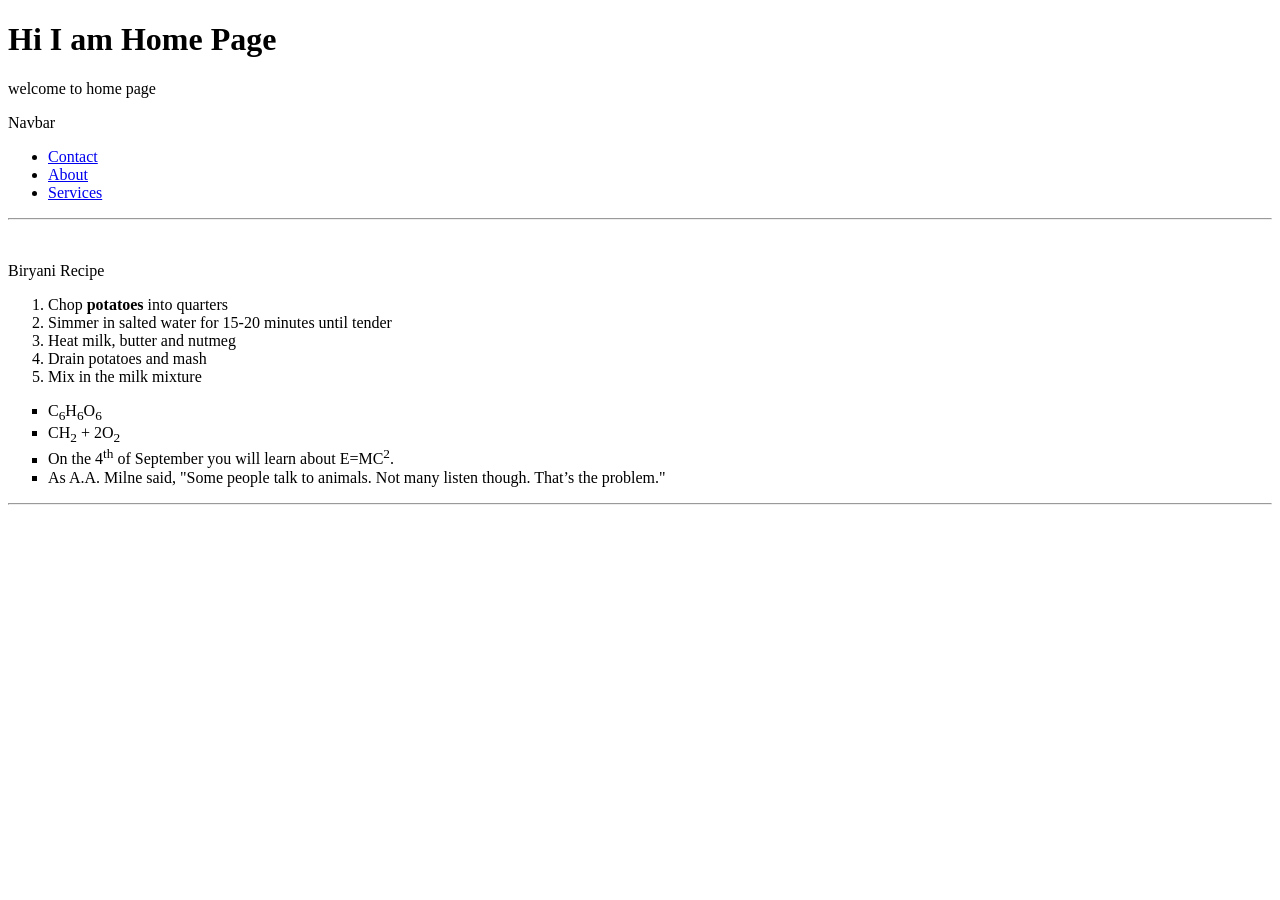
<file: assignment-01/index.html>
<!DOCTYPE html>
<html lang="en">
<head>
    <meta charset="UTF-8">
    <meta name="viewport" content="width=device-width, initial-scale=1.0">
    <title>Home</title>
</head>
<body>
    <h1>Hi I am Home Page</h1>
    <p>welcome to home page</p>
    <p>Navbar</p>
    <nav>
        <ul>
            <li><a href="contact.html">Contact</a></li>
            <li><a href="#">About</a></li>
            <li><a href="services.html">Services</a></li>
        </ul>
    </nav>
    <hr>
    <br>

    <div>
        <p>Biryani Recipe</p>
        <ol>
            <li>Chop <strong>potatoes</strong> into quarters</li>
            <li>Simmer in salted water for 15-20 minutes until tender</li>
            <li>Heat milk, butter and nutmeg</li>
            <li>Drain potatoes and mash</li>
            <li>Mix in the milk mixture</li>
        </ol>

        <ul type="square">
            <li>C<sub>6</sub>H<sub>6</sub>O<sub>6</sub></li>
            <li>CH<sub>2</sub> + 2O<sub>2</sub></li>
            <li>On the 4<sup>th</sup> of September you will learn about E=MC<sup>2</sup>.</li>
            <li>As A.A. Milne said, "Some people talk to animals. Not many listen though. That’s the problem."</li>
        </ul>
        <hr>

    </div>


</body>
</html>
</file>
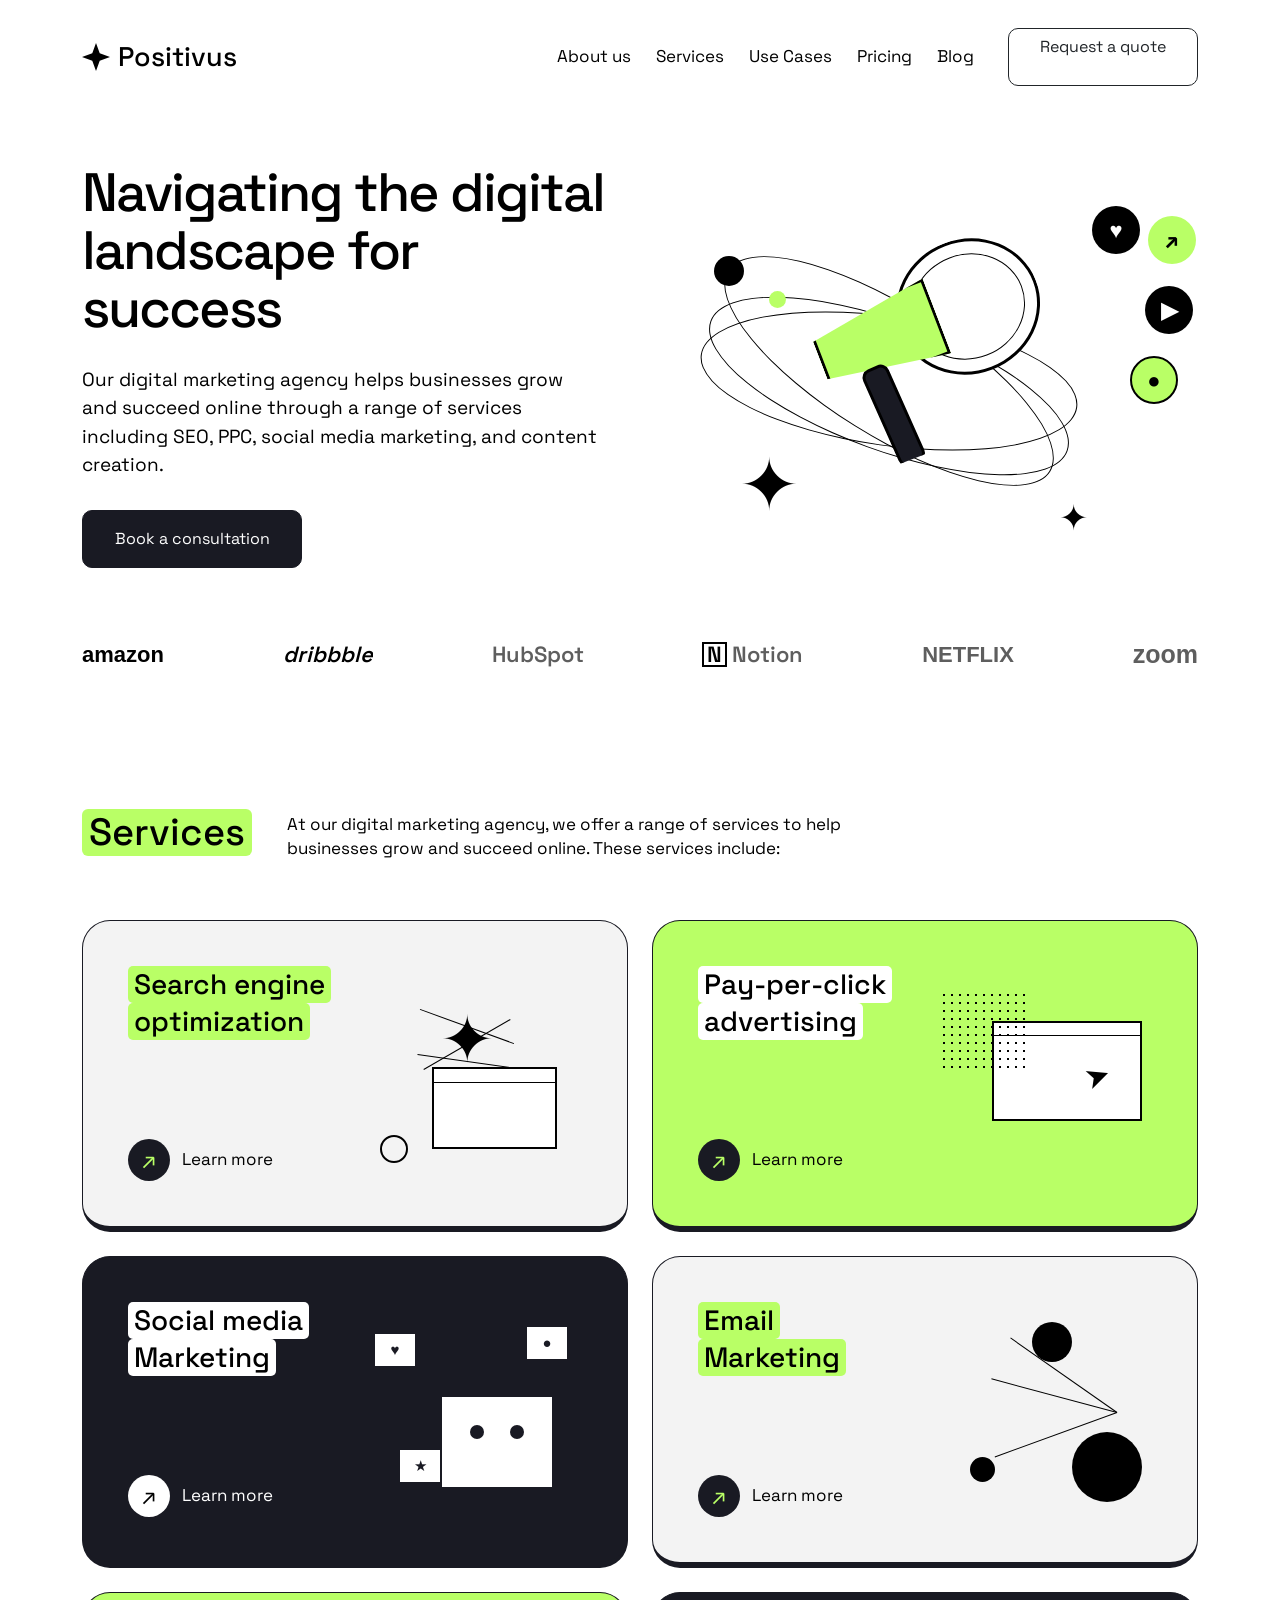
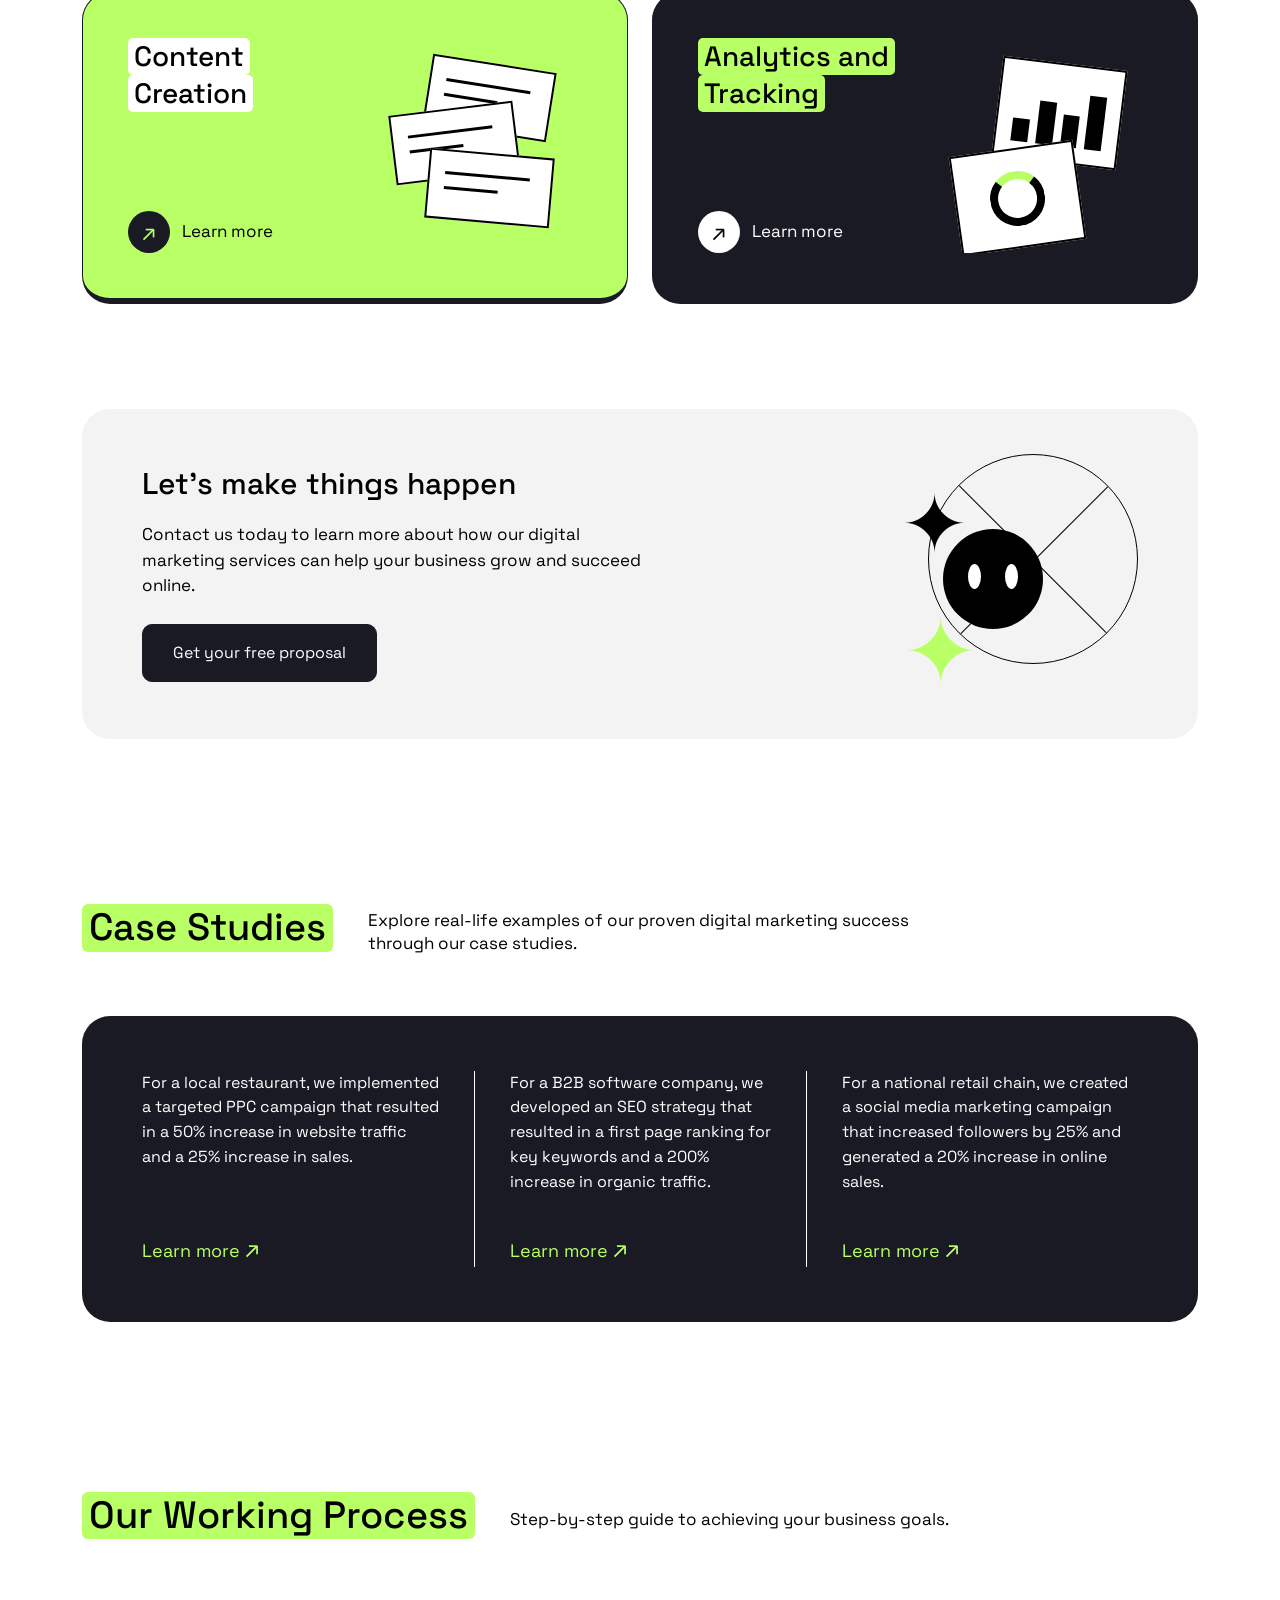
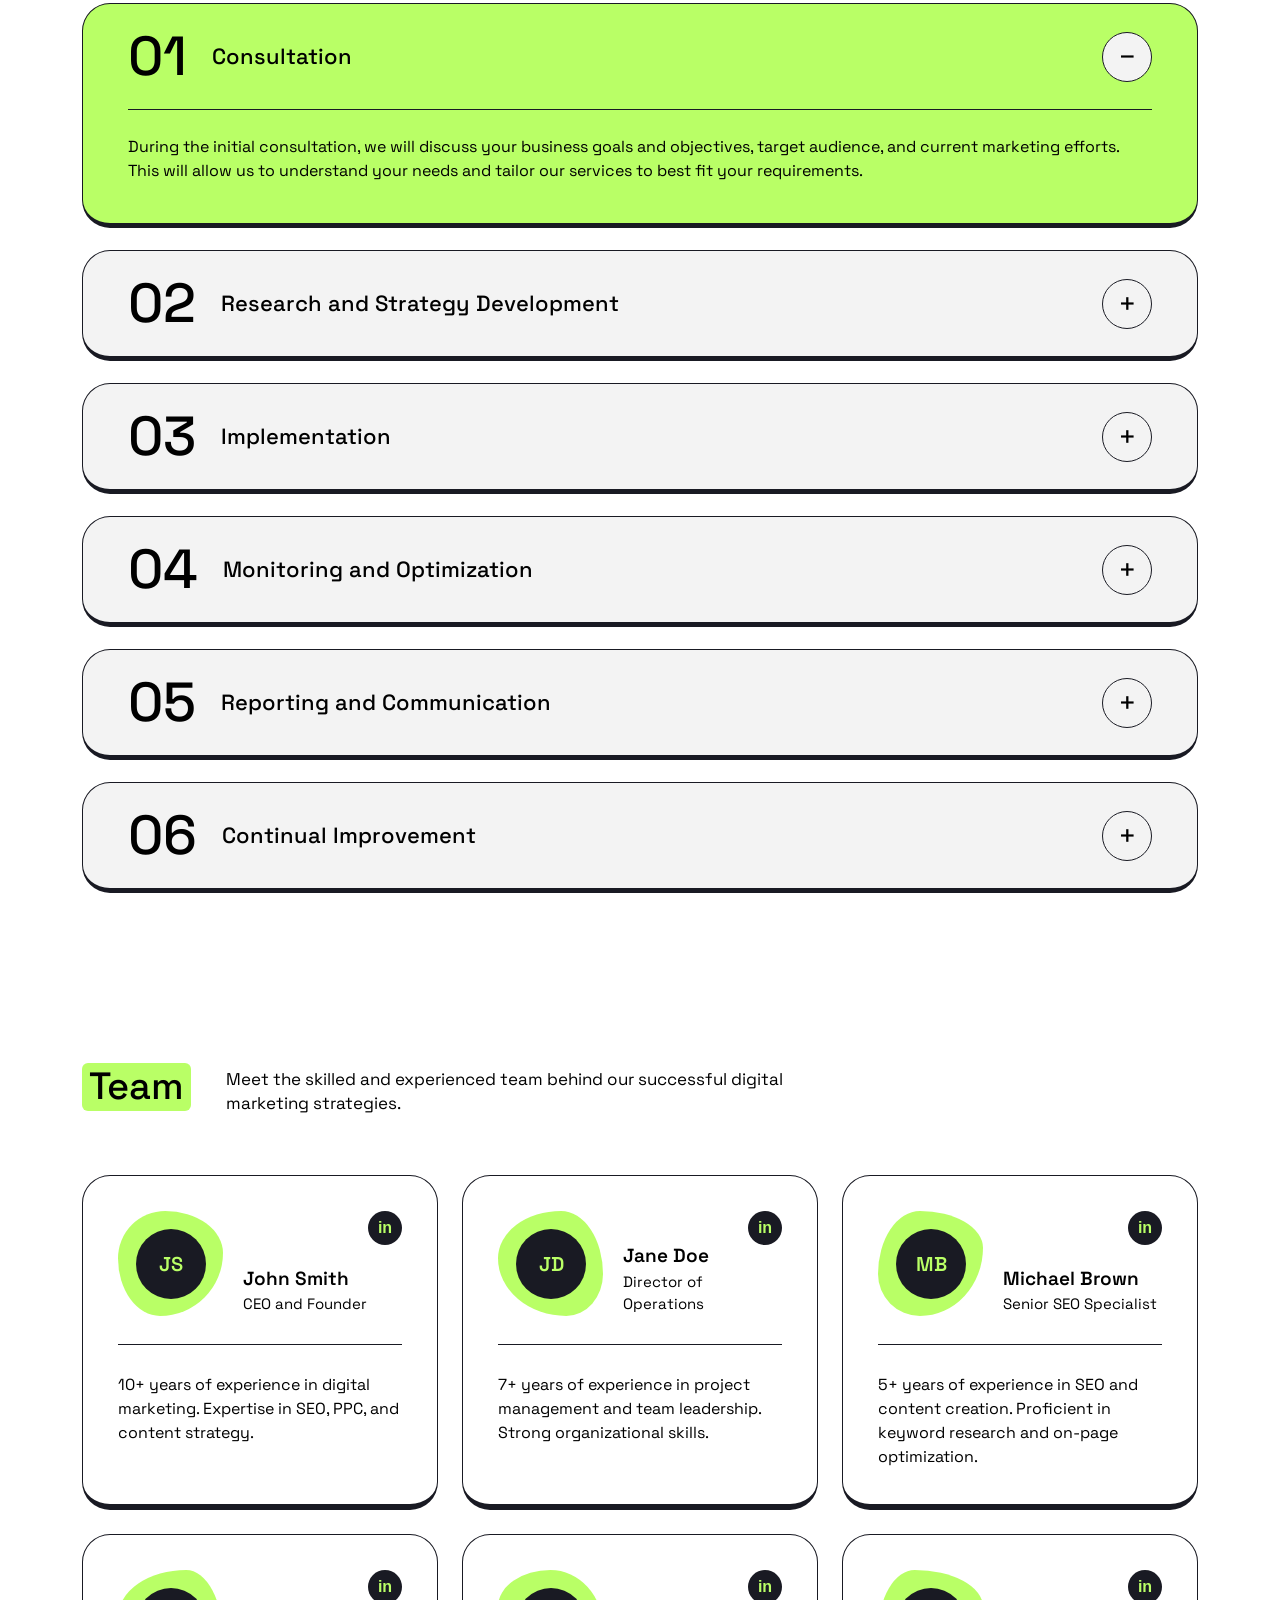
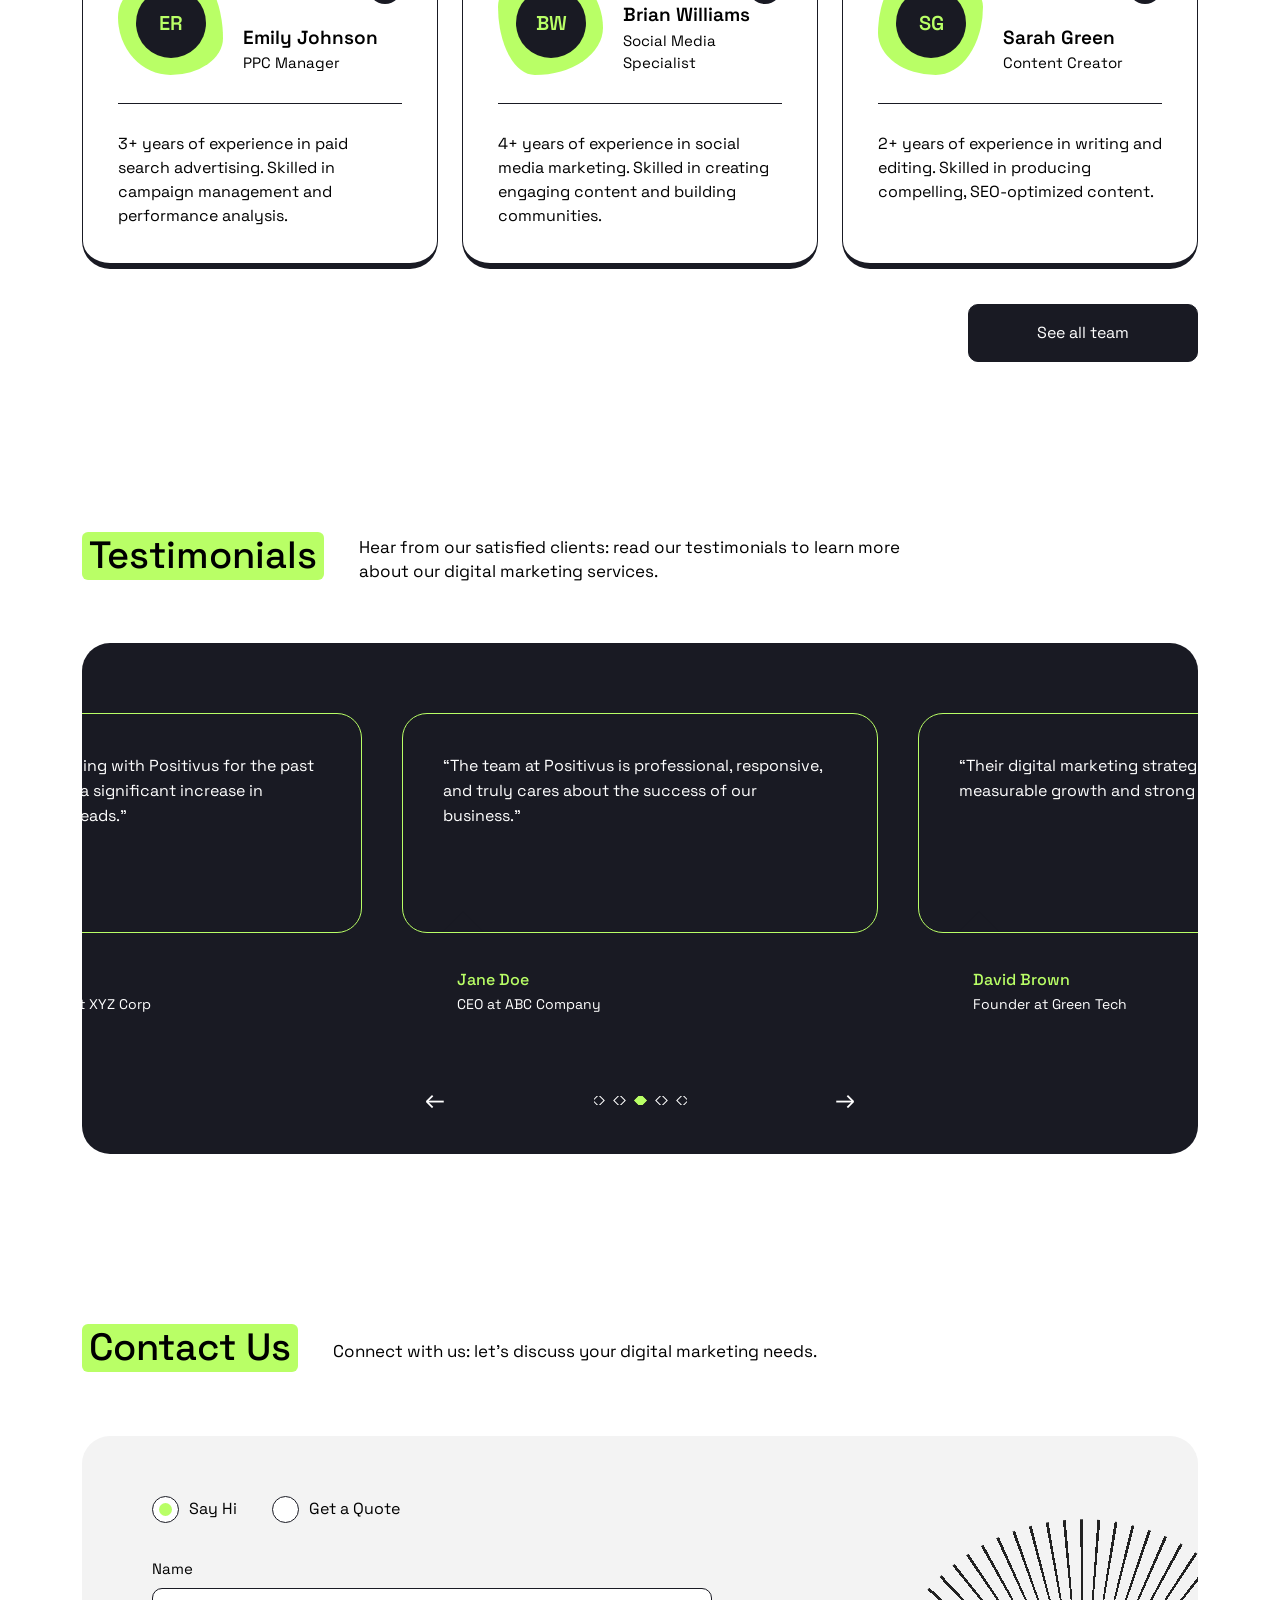
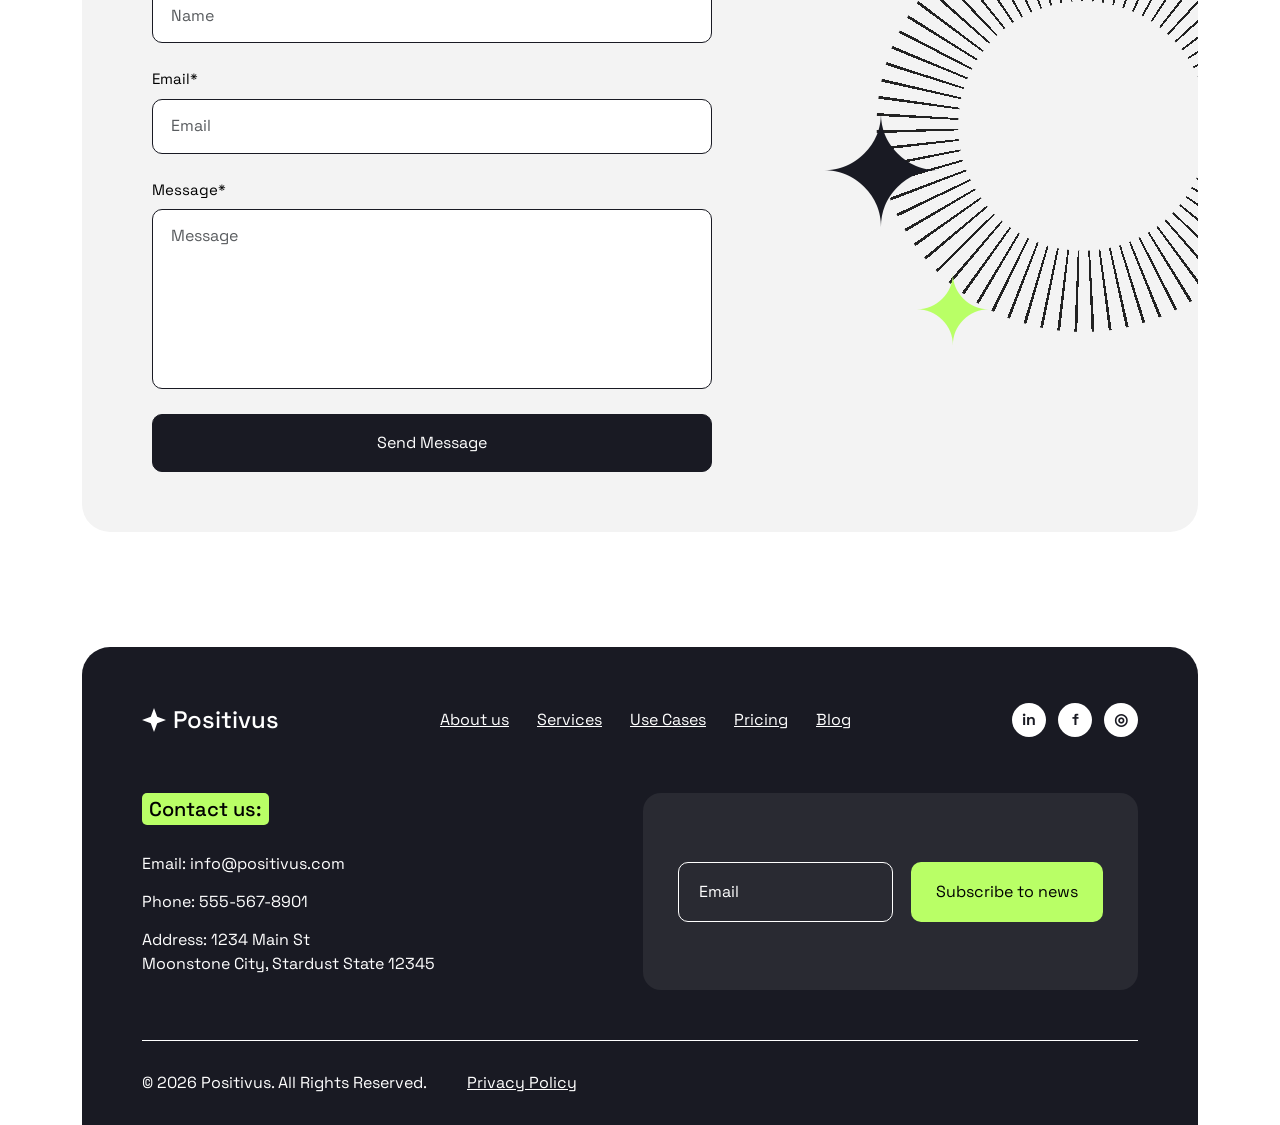
<file: landing-page/index.html>
<!doctype html>
<html lang="en">

<head>
    <meta charset="UTF-8">
    <meta name="viewport" content="width=device-width, initial-scale=1.0">

    <title>Positivus</title>

    <!-- Font -->
    <link rel="preconnect" href="https://fonts.googleapis.com">
    <link rel="preconnect" href="https://fonts.gstatic.com" crossorigin>
    <link
        href="https://fonts.googleapis.com/css2?family=Space+Grotesk:wght@400;500;600;700&display=swap"
        rel="stylesheet"
    >

    <!-- Bootstrap -->
    <link
        href="https://cdn.jsdelivr.net/npm/bootstrap@5.3.8/dist/css/bootstrap.min.css"
        rel="stylesheet"
    >

    <link rel="stylesheet" href="assets/css/style.css">
</head>

<body>

<!-- =========================================================
HEADER
========================================================= -->
<header class="site-header">
    <nav class="navbar navbar-expand-lg">
        <div class="container">

            <a class="navbar-brand brand-logo" href="#">
                <svg width="28" height="28" viewBox="0 0 30 30" aria-hidden="true">
                    <path d="M15 0l4 11 11 4-11 4-4 11-4-11-11-4 11-4z" fill="currentColor"/>
                </svg>
                <span>Positivus</span>
            </a>

            <button
                class="navbar-toggler"
                type="button"
                data-bs-toggle="offcanvas"
                data-bs-target="#mobileMenu"
                aria-controls="mobileMenu"
            >
                <span class="navbar-toggler-icon"></span>
            </button>

            <div class="collapse navbar-collapse justify-content-end">

                <ul class="navbar-nav align-items-center">
                    <li class="nav-item">
                        <a class="nav-link" href="#about">About us</a>
                    </li>

                    <li class="nav-item">
                        <a class="nav-link" href="#services">Services</a>
                    </li>

                    <li class="nav-item">
                        <a class="nav-link" href="#case-studies">Use Cases</a>
                    </li>

                    <li class="nav-item">
                        <a class="nav-link" href="#process">Pricing</a>
                    </li>

                    <li class="nav-item">
                        <a class="nav-link" href="#contact">Blog</a>
                    </li>
                </ul>

                <a href="#contact" class="btn btn-outline-dark quote-btn">
                    Request a quote
                </a>

            </div>

        </div>
    </nav>
</header>


<!-- =========================================================
MOBILE MENU
========================================================= -->
<div class="offcanvas offcanvas-end" tabindex="-1" id="mobileMenu">

    <div class="offcanvas-header">
        <a class="brand-logo" href="#">
            <svg width="25" height="25" viewBox="0 0 30 30">
                <path d="M15 0l4 11 11 4-11 4-4 11-4-11-11-4 11-4z" fill="currentColor"/>
            </svg>
            Positivus
        </a>

        <button
            type="button"
            class="btn-close"
            data-bs-dismiss="offcanvas"
        ></button>
    </div>

    <div class="offcanvas-body">

        <ul class="navbar-nav mobile-menu">
            <li>
                <a href="#about" data-bs-dismiss="offcanvas">About us</a>
            </li>

            <li>
                <a href="#services" data-bs-dismiss="offcanvas">Services</a>
            </li>

            <li>
                <a href="#case-studies" data-bs-dismiss="offcanvas">Use Cases</a>
            </li>

            <li>
                <a href="#process" data-bs-dismiss="offcanvas">Pricing</a>
            </li>

            <li>
                <a href="#contact" data-bs-dismiss="offcanvas">Blog</a>
            </li>
        </ul>

        <a href="#contact" class="btn dark-btn w-100 mt-4">
            Request a quote
        </a>

    </div>
</div>


<!-- =========================================================
HERO
========================================================= -->
<main>

<section class="hero-section" id="about">
    <div class="container">

        <div class="row align-items-center g-5">

            <div class="col-lg-6">

                <div class="hero-content">
                    <h1>
                        Navigating the
                        digital landscape
                        for success
                    </h1>

                    <div class="hero-art mobile-art d-lg-none">

                        <div class="orbit orbit-one"></div>
                        <div class="orbit orbit-two"></div>
                        <div class="orbit orbit-three"></div>

                        <div class="megaphone">
                            <div class="speaker"></div>
                            <div class="speaker-body"></div>
                            <div class="speaker-handle"></div>
                        </div>

                        <span class="hero-dot dot-one"></span>
                        <span class="hero-dot dot-two"></span>

                        <span class="hero-star hero-star-one">✦</span>
                        <span class="hero-star hero-star-two">✦</span>

                        <span class="social-bubble b1">♥</span>
                        <span class="social-bubble b2">↗</span>
                        <span class="social-bubble b3">▶</span>
                        <span class="social-bubble b4">●</span>

                    </div>

                    <p>
                        Our digital marketing agency helps businesses grow and
                        succeed online through a range of services including
                        SEO, PPC, social media marketing, and content creation.
                    </p>

                    <a href="#contact" class="btn dark-btn hero-btn">
                        Book a consultation
                    </a>
                </div>

            </div>

            <div class="col-lg-6 d-none d-lg-block">

                <div class="hero-art">

                    <div class="orbit orbit-one"></div>
                    <div class="orbit orbit-two"></div>
                    <div class="orbit orbit-three"></div>

                    <div class="megaphone">
                        <div class="speaker"></div>
                        <div class="speaker-body"></div>
                        <div class="speaker-handle"></div>
                    </div>

                    <span class="hero-dot dot-one"></span>
                    <span class="hero-dot dot-two"></span>

                    <span class="hero-star hero-star-one">✦</span>
                    <span class="hero-star hero-star-two">✦</span>

                    <span class="social-bubble b1">♥</span>
                    <span class="social-bubble b2">↗</span>
                    <span class="social-bubble b3">▶</span>
                    <span class="social-bubble b4">●</span>

                </div>

            </div>

        </div>


        <!-- BRANDS -->
        <div class="brand-row">

            <div class="partner-logo amazon">
                amazon
            </div>

            <div class="partner-logo dribbble">
                dribbble
            </div>

            <div class="partner-logo">
                HubSpot
            </div>

            <div class="partner-logo notion">
                <span class="notion-icon">N</span>
                Notion
            </div>

            <div class="partner-logo netflix">
                NETFLIX
            </div>

            <div class="partner-logo zoom">
                zoom
            </div>

        </div>

    </div>
</section>


<!-- =========================================================
SERVICES
========================================================= -->
<section class="section-padding" id="services">
    <div class="container">

        <div class="section-heading">
            <h2>
                <span>Services</span>
            </h2>

            <p>
                At our digital marketing agency, we offer a range of services
                to help businesses grow and succeed online. These services include:
            </p>
        </div>


        <div class="row g-4 services-grid">

            <!-- 1 -->
            <div class="col-lg-6">

                <article class="service-card service-gray">

                    <div class="service-card-content">

                        <div>
                            <h3>
                                <span>Search engine</span>
                                <span>optimization</span>
                            </h3>
                        </div>

                        <a href="#">
                            <span class="round-arrow">↗</span>
                            Learn more
                        </a>

                    </div>

                    <div class="service-graphic seo-graphic">
                        <span class="graphic-window"></span>
                        <span class="graphic-star">✦</span>
                        <span class="graphic-line l1"></span>
                        <span class="graphic-line l2"></span>
                        <span class="graphic-line l3"></span>
                        <span class="graphic-circle"></span>
                    </div>

                </article>

            </div>


            <!-- 2 -->
            <div class="col-lg-6">

                <article class="service-card service-green">

                    <div class="service-card-content">

                        <div>
                            <h3 class="light-title">
                                <span>Pay-per-click</span>
                                <span>advertising</span>
                            </h3>
                        </div>

                        <a href="#">
                            <span class="round-arrow">↗</span>
                            Learn more
                        </a>

                    </div>

                    <div class="service-graphic ppc-graphic">
                        <div class="browser-box">
                            <span class="mouse-pointer">➤</span>
                        </div>
                        <span class="dot-grid"></span>
                    </div>

                </article>

            </div>


            <!-- 3 -->
            <div class="col-lg-6">

                <article class="service-card service-dark">

                    <div class="service-card-content">

                        <div>
                            <h3 class="light-title">
                                <span>Social media</span>
                                <span>Marketing</span>
                            </h3>
                        </div>

                        <a href="#" class="white-link">
                            <span class="round-arrow white-round">↗</span>
                            Learn more
                        </a>

                    </div>

                    <div class="service-graphic social-graphic">
                        <span class="chat c1">♥</span>
                        <span class="chat c2">●</span>
                        <span class="chat c3">★</span>

                        <div class="robot">
                            <div class="robot-eyes">
                                <i></i>
                                <i></i>
                            </div>
                        </div>
                    </div>

                </article>

            </div>


            <!-- 4 -->
            <div class="col-lg-6">

                <article class="service-card service-gray">

                    <div class="service-card-content">

                        <div>
                            <h3>
                                <span>Email</span>
                                <span>Marketing</span>
                            </h3>
                        </div>

                        <a href="#">
                            <span class="round-arrow">↗</span>
                            Learn more
                        </a>

                    </div>

                    <div class="service-graphic email-graphic">
                        <span class="email-ball ball-one"></span>
                        <span class="email-ball ball-two"></span>
                        <span class="email-ball ball-three"></span>

                        <span class="email-line el1"></span>
                        <span class="email-line el2"></span>
                        <span class="email-line el3"></span>
                    </div>

                </article>

            </div>


            <!-- 5 -->
            <div class="col-lg-6">

                <article class="service-card service-green">

                    <div class="service-card-content">

                        <div>
                            <h3 class="light-title">
                                <span>Content</span>
                                <span>Creation</span>
                            </h3>
                        </div>

                        <a href="#">
                            <span class="round-arrow">↗</span>
                            Learn more
                        </a>

                    </div>

                    <div class="service-graphic content-graphic">
                        <div class="paper p1"></div>
                        <div class="paper p2"></div>
                        <div class="paper p3"></div>
                    </div>

                </article>

            </div>


            <!-- 6 -->
            <div class="col-lg-6">

                <article class="service-card service-dark">

                    <div class="service-card-content">

                        <div>
                            <h3>
                                <span>Analytics and</span>
                                <span>Tracking</span>
                            </h3>
                        </div>

                        <a href="#" class="white-link">
                            <span class="round-arrow white-round">↗</span>
                            Learn more
                        </a>

                    </div>

                    <div class="service-graphic analytics-graphic">
                        <div class="chart-card">
                            <i style="height: 35%"></i>
                            <i style="height: 65%"></i>
                            <i style="height: 48%"></i>
                            <i style="height: 82%"></i>
                        </div>

                        <div class="chart-card small-chart">
                            <span class="pie"></span>
                        </div>
                    </div>

                </article>

            </div>

        </div>

    </div>
</section>


<!-- =========================================================
CTA
========================================================= -->
<section class="cta-section">
    <div class="container">

        <div class="cta-box">

            <div class="cta-copy">
                <h3>Let’s make things happen</h3>

                <p>
                    Contact us today to learn more about how our digital
                    marketing services can help your business grow and
                    succeed online.
                </p>

                <a href="#contact" class="btn dark-btn">
                    Get your free proposal
                </a>
            </div>

            <div class="cta-art">

                <span class="sunburst"></span>
                <span class="black-face">
                    <i></i>
                    <i></i>
                </span>
                <span class="big-star">✦</span>
                <span class="green-star">✦</span>

            </div>

        </div>

    </div>
</section>


<!-- =========================================================
CASE STUDIES
========================================================= -->
<section class="section-padding" id="case-studies">
    <div class="container">

        <div class="section-heading">
            <h2>
                <span>Case Studies</span>
            </h2>

            <p>
                Explore real-life examples of our proven digital marketing
                success through our case studies.
            </p>
        </div>


        <div class="case-study-box">

            <article>
                <p>
                    For a local restaurant, we implemented a targeted PPC
                    campaign that resulted in a 50% increase in website
                    traffic and a 25% increase in sales.
                </p>

                <a href="#">
                    Learn more
                    <span>↗</span>
                </a>
            </article>

            <article>
                <p>
                    For a B2B software company, we developed an SEO strategy
                    that resulted in a first page ranking for key keywords
                    and a 200% increase in organic traffic.
                </p>

                <a href="#">
                    Learn more
                    <span>↗</span>
                </a>
            </article>

            <article>
                <p>
                    For a national retail chain, we created a social media
                    marketing campaign that increased followers by 25%
                    and generated a 20% increase in online sales.
                </p>

                <a href="#">
                    Learn more
                    <span>↗</span>
                </a>
            </article>

        </div>

    </div>
</section>


<!-- =========================================================
WORKING PROCESS
========================================================= -->
<section class="section-padding process-section" id="process">
    <div class="container">

        <div class="section-heading">
            <h2>
                <span>Our Working Process</span>
            </h2>

            <p>
                Step-by-step guide to achieving
                your business goals.
            </p>
        </div>


        <div class="process-list">

            <!-- ITEM 1 -->
            <div class="process-item active">

                <button class="process-trigger">

                    <span class="process-title">
                        <strong>01</strong>
                        <span>Consultation</span>
                    </span>

                    <span class="process-icon">−</span>

                </button>

                <div class="process-content">
                    <p>
                        During the initial consultation, we will discuss your
                        business goals and objectives, target audience, and
                        current marketing efforts. This will allow us to
                        understand your needs and tailor our services to
                        best fit your requirements.
                    </p>
                </div>

            </div>


            <!-- ITEM -->
            <div class="process-item">
                <button class="process-trigger">
                    <span class="process-title">
                        <strong>02</strong>
                        <span>Research and Strategy Development</span>
                    </span>

                    <span class="process-icon">+</span>
                </button>

                <div class="process-content">
                    <p>
                        We conduct market research, competitor analysis and
                        develop a strategy aligned with your business objectives.
                    </p>
                </div>
            </div>


            <div class="process-item">
                <button class="process-trigger">
                    <span class="process-title">
                        <strong>03</strong>
                        <span>Implementation</span>
                    </span>

                    <span class="process-icon">+</span>
                </button>

                <div class="process-content">
                    <p>
                        Our team implements the agreed strategy across the
                        appropriate digital channels.
                    </p>
                </div>
            </div>


            <div class="process-item">
                <button class="process-trigger">
                    <span class="process-title">
                        <strong>04</strong>
                        <span>Monitoring and Optimization</span>
                    </span>

                    <span class="process-icon">+</span>
                </button>

                <div class="process-content">
                    <p>
                        Campaign performance is monitored continuously and
                        optimized based on data and results.
                    </p>
                </div>
            </div>


            <div class="process-item">
                <button class="process-trigger">
                    <span class="process-title">
                        <strong>05</strong>
                        <span>Reporting and Communication</span>
                    </span>

                    <span class="process-icon">+</span>
                </button>

                <div class="process-content">
                    <p>
                        You receive clear performance reports with insights,
                        results and recommended next steps.
                    </p>
                </div>
            </div>


            <div class="process-item">
                <button class="process-trigger">
                    <span class="process-title">
                        <strong>06</strong>
                        <span>Continual Improvement</span>
                    </span>

                    <span class="process-icon">+</span>
                </button>

                <div class="process-content">
                    <p>
                        We continually refine the strategy to improve results
                        and support long-term growth.
                    </p>
                </div>
            </div>

        </div>

    </div>
</section>


<!-- =========================================================
TEAM
========================================================= -->
<section class="section-padding" id="team">
    <div class="container">

        <div class="section-heading">
            <h2>
                <span>Team</span>
            </h2>

            <p>
                Meet the skilled and experienced team behind our
                successful digital marketing strategies.
            </p>
        </div>


        <div class="row g-4">

            <!-- TEAM 1 -->
            <div class="col-lg-4 col-md-6">
                <article class="team-card">

                    <div class="team-top">

                        <div class="team-avatar">
                            <span class="avatar-shape shape-a"></span>
                            <span class="avatar-face">JS</span>
                        </div>

                        <div class="team-name">
                            <h3>John Smith</h3>
                            <p>CEO and Founder</p>
                        </div>

                        <a href="#" class="linkedin">in</a>

                    </div>

                    <div class="team-divider"></div>

                    <p class="team-description">
                        10+ years of experience in digital marketing.
                        Expertise in SEO, PPC, and content strategy.
                    </p>

                </article>
            </div>


            <div class="col-lg-4 col-md-6">
                <article class="team-card">

                    <div class="team-top">

                        <div class="team-avatar">
                            <span class="avatar-shape shape-b"></span>
                            <span class="avatar-face">JD</span>
                        </div>

                        <div class="team-name">
                            <h3>Jane Doe</h3>
                            <p>Director of Operations</p>
                        </div>

                        <a href="#" class="linkedin">in</a>

                    </div>

                    <div class="team-divider"></div>

                    <p class="team-description">
                        7+ years of experience in project management and
                        team leadership. Strong organizational skills.
                    </p>

                </article>
            </div>


            <div class="col-lg-4 col-md-6">
                <article class="team-card">

                    <div class="team-top">

                        <div class="team-avatar">
                            <span class="avatar-shape shape-c"></span>
                            <span class="avatar-face">MB</span>
                        </div>

                        <div class="team-name">
                            <h3>Michael Brown</h3>
                            <p>Senior SEO Specialist</p>
                        </div>

                        <a href="#" class="linkedin">in</a>

                    </div>

                    <div class="team-divider"></div>

                    <p class="team-description">
                        5+ years of experience in SEO and content creation.
                        Proficient in keyword research and on-page optimization.
                    </p>

                </article>
            </div>


            <div class="col-lg-4 col-md-6">
                <article class="team-card">

                    <div class="team-top">

                        <div class="team-avatar">
                            <span class="avatar-shape shape-d"></span>
                            <span class="avatar-face">ER</span>
                        </div>

                        <div class="team-name">
                            <h3>Emily Johnson</h3>
                            <p>PPC Manager</p>
                        </div>

                        <a href="#" class="linkedin">in</a>

                    </div>

                    <div class="team-divider"></div>

                    <p class="team-description">
                        3+ years of experience in paid search advertising.
                        Skilled in campaign management and performance analysis.
                    </p>

                </article>
            </div>


            <div class="col-lg-4 col-md-6">
                <article class="team-card">

                    <div class="team-top">

                        <div class="team-avatar">
                            <span class="avatar-shape shape-e"></span>
                            <span class="avatar-face">BW</span>
                        </div>

                        <div class="team-name">
                            <h3>Brian Williams</h3>
                            <p>Social Media Specialist</p>
                        </div>

                        <a href="#" class="linkedin">in</a>

                    </div>

                    <div class="team-divider"></div>

                    <p class="team-description">
                        4+ years of experience in social media marketing.
                        Skilled in creating engaging content and building communities.
                    </p>

                </article>
            </div>


            <div class="col-lg-4 col-md-6">
                <article class="team-card">

                    <div class="team-top">

                        <div class="team-avatar">
                            <span class="avatar-shape shape-f"></span>
                            <span class="avatar-face">SG</span>
                        </div>

                        <div class="team-name">
                            <h3>Sarah Green</h3>
                            <p>Content Creator</p>
                        </div>

                        <a href="#" class="linkedin">in</a>

                    </div>

                    <div class="team-divider"></div>

                    <p class="team-description">
                        2+ years of experience in writing and editing.
                        Skilled in producing compelling, SEO-optimized content.
                    </p>

                </article>
            </div>

        </div>


        <div class="team-button-wrap">
            <a href="#" class="btn dark-btn team-btn">
                See all team
            </a>
        </div>

    </div>
</section>


<!-- =========================================================
TESTIMONIALS
========================================================= -->
<section class="section-padding testimonials-section">

    <div class="container">

        <div class="section-heading">
            <h2>
                <span>Testimonials</span>
            </h2>

            <p>
                Hear from our satisfied clients: read our testimonials to
                learn more about our digital marketing services.
            </p>
        </div>


        <div
            id="testimonialCarousel"
            class="carousel slide testimonial-carousel"
            data-bs-ride="false"
        >

            <div class="carousel-inner">

                <div class="carousel-item active">

                    <div class="testimonial-slide">

                        <div class="testimonial-card">
                            <p>
                                “We have been working with Positivus for the
                                past year and have seen a significant increase
                                in website traffic and leads.”
                            </p>

                            <div>
                                <strong>John Smith</strong>
                                <span>Marketing Director at XYZ Corp</span>
                            </div>
                        </div>

                        <div class="testimonial-card featured">
                            <p>
                                “The team at Positivus is professional,
                                responsive, and truly cares about the success
                                of our business.”
                            </p>

                            <div>
                                <strong>Jane Doe</strong>
                                <span>CEO at ABC Company</span>
                            </div>
                        </div>

                        <div class="testimonial-card">
                            <p>
                                “Their digital marketing strategies have
                                delivered measurable growth and strong
                                long-term results.”
                            </p>

                            <div>
                                <strong>David Brown</strong>
                                <span>Founder at Green Tech</span>
                            </div>
                        </div>

                    </div>

                </div>


                <div class="carousel-item">

                    <div class="testimonial-slide">

                        <div class="testimonial-card">
                            <p>
                                “Working with Positivus transformed how we
                                approach online marketing.”
                            </p>

                            <div>
                                <strong>Sarah Clark</strong>
                                <span>Business Owner</span>
                            </div>
                        </div>

                        <div class="testimonial-card featured">
                            <p>
                                “Excellent communication, creative thinking
                                and strong results throughout the project.”
                            </p>

                            <div>
                                <strong>Tom Wilson</strong>
                                <span>Operations Manager</span>
                            </div>
                        </div>

                        <div class="testimonial-card">
                            <p>
                                “We have gained better visibility, stronger
                                engagement and more qualified leads.”
                            </p>

                            <div>
                                <strong>Emma White</strong>
                                <span>Marketing Manager</span>
                            </div>
                        </div>

                    </div>

                </div>

            </div>


            <div class="testimonial-controls">

                <button
                    type="button"
                    data-bs-target="#testimonialCarousel"
                    data-bs-slide="prev"
                >
                    ←
                </button>

                <div class="testimonial-dots">
                    <span></span>
                    <span></span>
                    <span class="active"></span>
                    <span></span>
                    <span></span>
                </div>

                <button
                    type="button"
                    data-bs-target="#testimonialCarousel"
                    data-bs-slide="next"
                >
                    →
                </button>

            </div>

        </div>

    </div>
</section>


<!-- =========================================================
CONTACT
========================================================= -->
<section class="section-padding" id="contact">

    <div class="container">

        <div class="section-heading">
            <h2>
                <span>Contact Us</span>
            </h2>

            <p>
                Connect with us: let’s discuss your
                digital marketing needs.
            </p>
        </div>


        <div class="contact-box">

            <div class="contact-form-wrap">

                <div class="contact-type">

                    <label>
                        <input
                            type="radio"
                            name="contact_type"
                            checked
                        >
                        <span></span>
                        Say Hi
                    </label>

                    <label>
                        <input
                            type="radio"
                            name="contact_type"
                        >
                        <span></span>
                        Get a Quote
                    </label>

                </div>


                <form>

                    <div class="form-group">
                        <label>Name</label>

                        <input
                            type="text"
                            class="form-control"
                            placeholder="Name"
                        >
                    </div>


                    <div class="form-group">
                        <label>Email*</label>

                        <input
                            type="email"
                            class="form-control"
                            placeholder="Email"
                            required
                        >
                    </div>


                    <div class="form-group">
                        <label>Message*</label>

                        <textarea
                            class="form-control"
                            rows="6"
                            placeholder="Message"
                            required
                        ></textarea>
                    </div>


                    <button type="submit" class="btn dark-btn w-100">
                        Send Message
                    </button>

                </form>

            </div>


            <div class="contact-art">

                <div class="contact-lines"></div>

                <span class="contact-star-black">✦</span>
                <span class="contact-star-green">✦</span>

            </div>

        </div>

    </div>
</section>

</main>


<!-- =========================================================
FOOTER
========================================================= -->
<footer class="site-footer">

    <div class="container">

        <div class="footer-box">

            <div class="footer-top">

                <a class="footer-logo" href="#">
                    <svg width="24" height="24" viewBox="0 0 30 30">
                        <path d="M15 0l4 11 11 4-11 4-4 11-4-11-11-4 11-4z" fill="currentColor"/>
                    </svg>

                    Positivus
                </a>


                <ul class="footer-nav">
                    <li><a href="#about">About us</a></li>
                    <li><a href="#services">Services</a></li>
                    <li><a href="#case-studies">Use Cases</a></li>
                    <li><a href="#process">Pricing</a></li>
                    <li><a href="#contact">Blog</a></li>
                </ul>


                <div class="footer-social">
                    <a href="#">in</a>
                    <a href="#">f</a>
                    <a href="#">◎</a>
                </div>

            </div>


            <div class="footer-middle">

                <div class="footer-contact">

                    <h3>
                        <span>Contact us:</span>
                    </h3>

                    <p>Email: info@positivus.com</p>

                    <p>Phone: 555-567-8901</p>

                    <p>
                        Address: 1234 Main St
                        <br>
                        Moonstone City, Stardust State 12345
                    </p>

                </div>


                <div class="newsletter">

                    <input
                        type="email"
                        placeholder="Email"
                    >

                    <button type="button">
                        Subscribe to news
                    </button>

                </div>

            </div>


            <div class="footer-bottom">

                <p>
                    © 2026 Positivus. All Rights Reserved.
                </p>

                <a href="#">
                    Privacy Policy
                </a>

            </div>

        </div>

    </div>
</footer>


<script
    src="https://cdn.jsdelivr.net/npm/bootstrap@5.3.8/dist/js/bootstrap.bundle.min.js">
</script>

<script src="assets/js/main.js"></script>
</body>
</html>
</file>
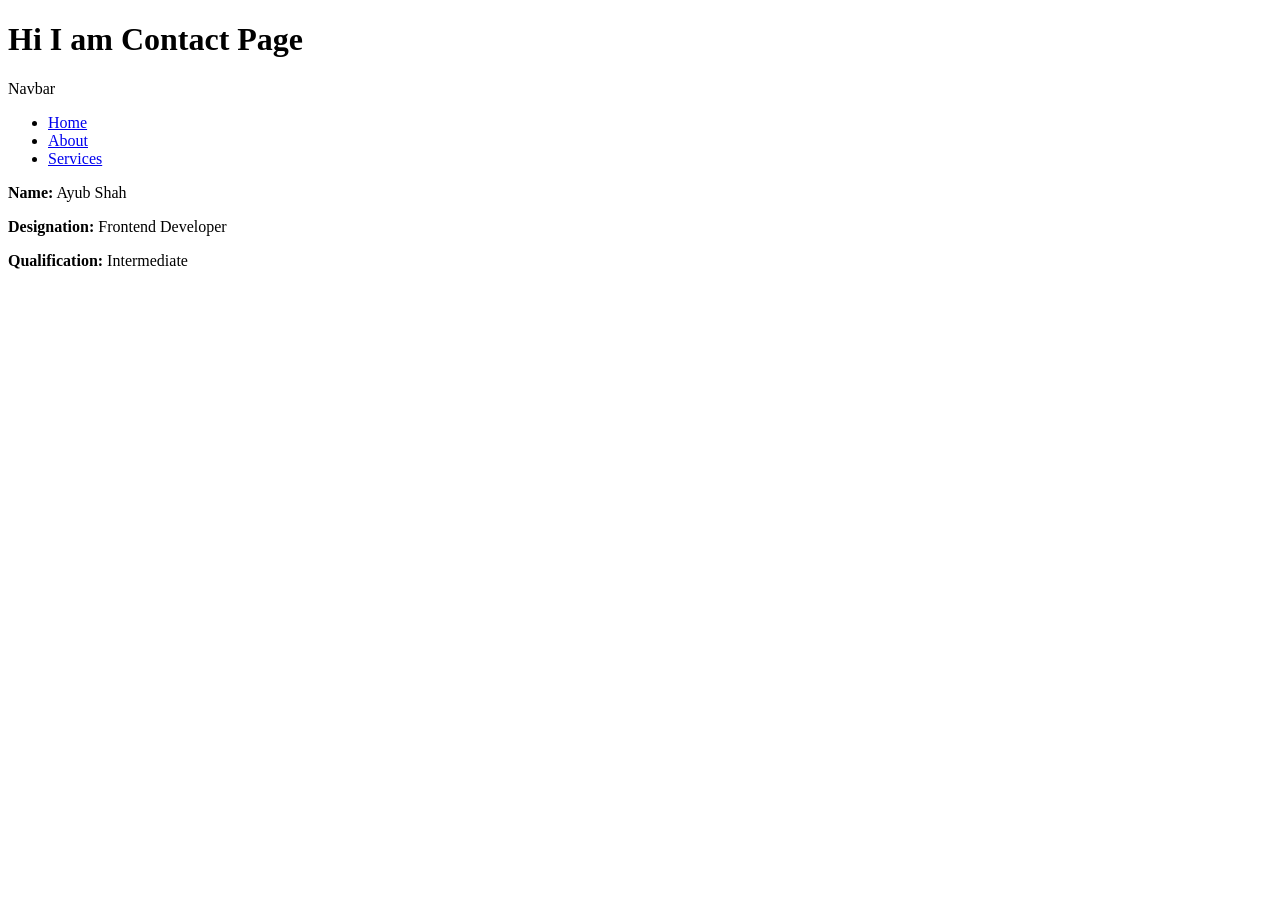
<file: assignment-01/contact.html>
<!DOCTYPE html>
<html lang="en">
<head>
    <meta charset="UTF-8">
    <meta name="viewport" content="width=device-width, initial-scale=1.0">
    <title>Contact</title>
</head>
<body>
    <h1>Hi I am Contact Page</h1>
    <p>Navbar</p>
    <nav>
        <ul>
            <li><a href="/">Home</a></li>
            <li><a href="#">About</a></li>
            <li><a href="services.html">Services</a></li>
        </ul>
    </nav>

    <div>
        <p><strong>Name:</strong> Ayub Shah</p>
        <p><strong>Designation:</strong> Frontend Developer</p>
        <p><strong>Qualification:</strong> Intermediate</p>

    </div>


</body>
</html>
</file>
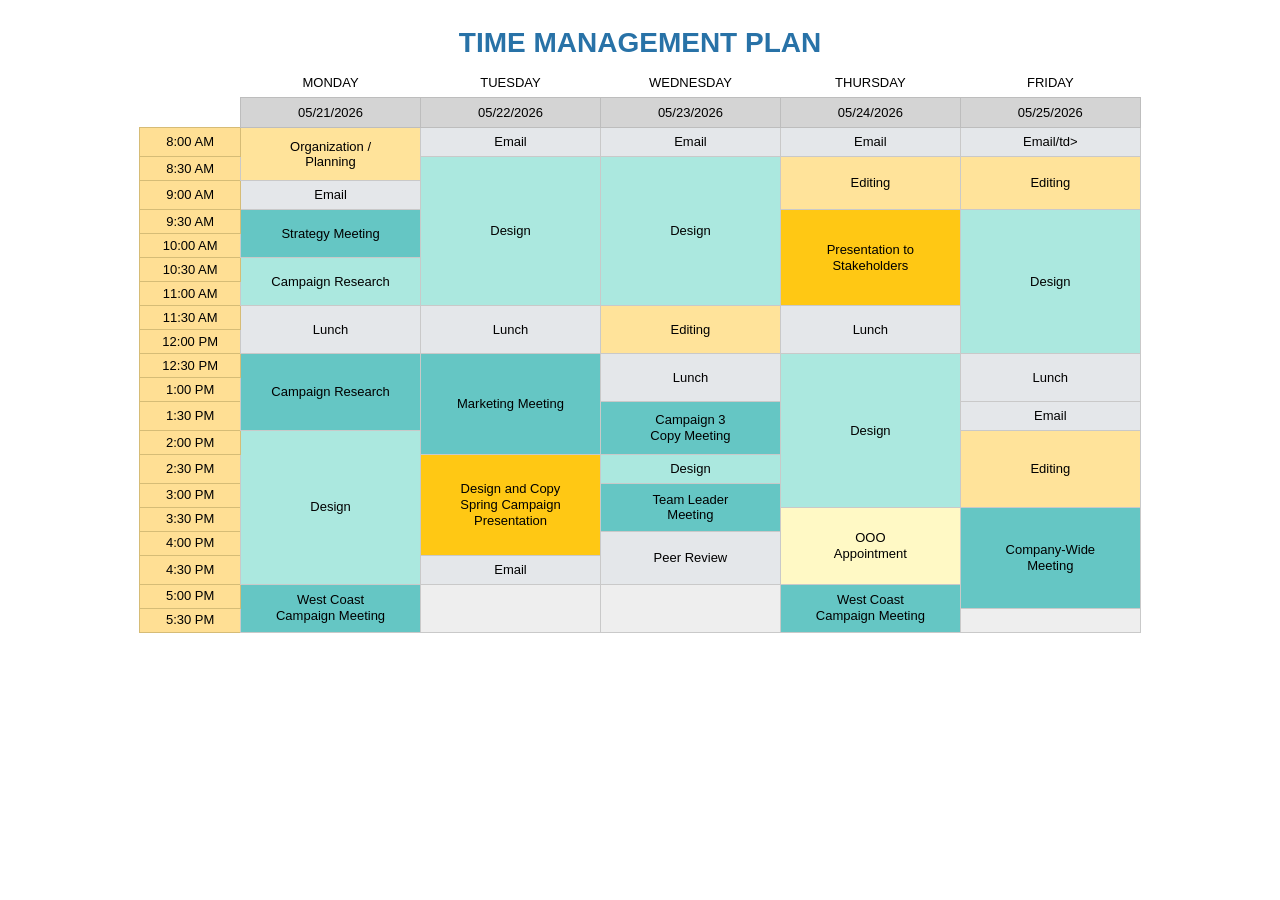
<file: assignment-01/time-table.html>
<!DOCTYPE html>
<html lang="en">

    <head>
        <meta charset="UTF-8">
        <meta name="viewport" content="width=device-width, initial-scale=1.0">
        <title>Time Management Plan Template</title>
        <link rel="stylesheet" href="table.css">
    </head>

    <body>

        <div class="time-plan">
            <h1>TIME MANAGEMENT PLAN</h1>

            <div class="table-wrapper">
                <table align="center">
                    <colgroup>
                        <col class="time-col">

                        <col class="day-col">
                        <col class="day-col">
                        <col class="day-col">
                        <col class="day-col">
                        <col class="day-col">
                    </colgroup>

                    <thead>
                        <tr class="day-row">
                            <th class="blank-head"></th>
                            <th>Monday</th>
                            <th>Tuesday</th>
                            <th>Wednesday</th>
                            <th>Thursday</th>
                            <th>Friday</th>
                        </tr>

                        <tr class="date-row">
                            <th class="blank-date"></th>

                            <th>05/21/2026</th>
                            <th>05/22/2026</th>
                            <th>05/23/2026</th>
                            <th>05/24/2026</th>
                            <th>05/25/2026</th>
                        </tr>
                    </thead>

                    <tbody>
                        <tr>
                            <th class="time">8:00 AM</th>
                            <td class="event yellow" rowspan="2">Organization /<br>Planning</td>
                            <td class="event gray">Email</td>
                            <td class="event gray">Email</td>
                            <td class="event gray">Email</td>
                            <td class="event gray">Email/td>
                        </tr>

                        <tr>
                            <th class="time">8:30 AM</th>
                            <td class="event aqua" rowspan="6">Design</td>
                            <td class="event aqua" rowspan="6">Design</td>
                            <td class="event yellow" rowspan="2">Editing</td>
                            <td class="event yellow" rowspan="2">Editing</td>
                        </tr>

                        <tr>
                            <th class="time">9:00 AM</th>
                            <td class="event gray">Email</td>
                        </tr>

                        <tr>
                            <th class="time">9:30 AM</th>
                            <td class="event teal" rowspan="2">Strategy Meeting</td>
                            <td class="event orange" rowspan="4">Presentation to<br>Stakeholders</td>
                            <td class="event aqua" rowspan="6">Design</td>
                        </tr>

                        <tr>
                            <th class="time">10:00 AM</th>
                        </tr>

                        <tr>
                            <th class="time">10:30 AM</th>
                            <td class="event aqua" rowspan="2">Campaign Research</td>
                        </tr>

                        <tr>
                            <th class="time">11:00 AM</th>
                        </tr>

                        <tr>
                            <th class="time">11:30 AM</th>
                            <td class="event gray" rowspan="2">Lunch</td>
                            <td class="event gray" rowspan="2">Lunch</td>
                            <td class="event yellow" rowspan="2">Editing</td>
                            <td class="event gray" rowspan="2">Lunch</td>
                        </tr>

                        <tr>
                            <th class="time">12:00 PM</th>
                        </tr>

                        <tr>
                            <th class="time">12:30 PM</th>
                            <td class="event teal" rowspan="3">Campaign Research</td>
                            <td class="event teal" rowspan="4">Marketing Meeting</td>
                            <td class="event gray" rowspan="2">Lunch</td>
                            <td class="event aqua" rowspan="6">Design</td>
                            <td class="event gray" rowspan="2">Lunch</td>
                        </tr>

                        <tr>
                            <th class="time">1:00 PM</th>
                        </tr>

                        <tr>
                            <th class="time">1:30 PM</th>
                            <td class="event teal" rowspan="2">Campaign 3<br>Copy Meeting</td>
                            <td class="event gray">Email</td>
                        </tr>

                        <tr>
                            <th class="time">2:00 PM</th>
                            <td class="event aqua" rowspan="6">Design</td>
                            <td class="event yellow" rowspan="3">Editing</td>
                        </tr>

                        <tr>
                            <th class="time">2:30 PM</th>
                            <td class="event orange" rowspan="4">Design and Copy<br>Spring Campaign<br>Presentation</td>
                            <td class="event aqua">Design</td>
                        </tr>

                        <tr>
                            <th class="time">3:00 PM</th>
                            <td class="event teal" rowspan="2">Team Leader<br>Meeting</td>
                        </tr>

                        <tr>
                            <th class="time">3:30 PM</th>
                            <td class="event light-yellow" rowspan="3">OOO<br>Appointment</td>
                            <td class="event teal" rowspan="4">Company-Wide<br>Meeting</td>
                        </tr>

                        <tr>
                            <th class="time">4:00 PM</th>
                            <td class="event gray" rowspan="2">Peer Review</td>
                        </tr>

                        <tr>
                            <th class="time">4:30 PM</th>
                            <td class="event gray">Email</td>
                        </tr>

                        <tr>
                            <th class="time">5:00 PM</th>
                            <td class="event teal" rowspan="2">West Coast<br>Campaign Meeting</td>
                            <td class="empty" rowspan="2"></td>
                            <td class="empty" rowspan="2"></td>
                            <td class="event teal" rowspan="2">West Coast<br>Campaign Meeting</td>
                        </tr>

                        <tr>
                            <th class="time">5:30 PM</th>
                            <td class="empty"></td>
                        </tr>

                    </tbody>

                </table>

            </div>

        </div>

    </body>
</html>
</file>
<file: landing-page/assets/css/style.css>
:root {
    --green: #b9ff66;
    --dark: #191a23;
    --gray: #f3f3f3;
    --white: #ffffff;
    --black: #000000;
}

* {
    margin: 0;
    padding: 0;
    box-sizing: border-box;
    overflow-x: hidden;
}

html {
    scroll-behavior: smooth;
}

body {
    font-family: "Space Grotesk", sans-serif;
    color: var(--black);
    background: var(--white);
    overflow-x: hidden;
}

img,
svg {
    max-width: 100%;
}

a {
    text-decoration: none;
}

button,
input,
textarea {
    font: inherit;
}

.container {
    max-width: 1240px;
}


/* ========================================================
HEADER
======================================================== */

.site-header {
    padding: 28px 0 0;
}

.navbar {
    padding: 0;
}

.brand-logo {
    display: inline-flex;
    align-items: center;
    gap: 8px;
    color: var(--black);
    font-size: 27px;
    font-weight: 500;
}

.brand-logo:hover {
    color: var(--black);
}

.navbar-nav {
    gap: 25px;
}

.navbar-nav .nav-link {
    color: var(--black);
    font-size: 17px;
    padding: 12px 0 !important;
}

.navbar-nav .nav-link:hover {
    color: var(--black);
}

.quote-btn {
    margin-left: 34px;
    min-width: 190px;
    min-height: 58px;
    border-radius: 10px;
    font-size: 16px;
}

.navbar-toggler {
    border: 0;
    box-shadow: none !important;
}


/* ========================================================
OFFCANVAS
======================================================== */

.offcanvas {
    width: 330px !important;
}

.mobile-menu {
    gap: 0;
}

.mobile-menu li {
    border-bottom: 1px solid #ddd;
}

.mobile-menu a {
    display: block;
    padding: 16px 0;
    color: var(--black);
    font-size: 17px;
}


/* ========================================================
COMMON
======================================================== */

.dark-btn {
    display: inline-flex;
    align-items: center;
    justify-content: center;
    min-height: 58px;
    padding: 12px 30px;
    background: var(--dark);
    color: var(--white);
    border: 1px solid var(--dark);
    border-radius: 10px;
    transition: all 0.3s ease;
}

.dark-btn:hover {
    background: var(--green);
    border-color: var(--green);
    color: var(--black);
}

.section-padding {
    padding: 85px 0;
}

.section-heading {
    display: flex;
    align-items: center;
    gap: 35px;
    margin-bottom: 55px;
}

.section-heading h2 {
    margin: 0;
    flex-shrink: 0;
    font-size: 38px;
    line-height: 1.1;
    font-weight: 500;
}

.section-heading h2 span {
    display: inline-block;
    padding: 3px 7px;
    background: var(--green);
    border-radius: 6px;
}

.section-heading p {
    margin: 0;
    max-width: 580px;
    font-size: 17px;
    line-height: 1.4;
}


/* ========================================================
HERO
======================================================== */

.hero-section {
    padding: 65px 0 50px;
}

.hero-content h1 {
    max-width: 600px;
    margin-bottom: 28px;
    font-size: 60px;
    font-weight: 500;
    line-height: 1.07;
    letter-spacing: -2px;
}

.hero-content p {
    max-width: 520px;
    margin-bottom: 30px;
    font-size: 19px;
    line-height: 1.5;
}

.hero-btn {
    min-width: 220px;
}

.hero-art {
    position: relative;
    height: 430px;
}

.mobile-art {
    margin-bottom: 30px;
}

.orbit {
    position: absolute;
    border: 1.5px solid var(--black);
    border-radius: 50%;
}

.orbit-one {
    width: 380px;
    height: 130px;
    top: 170px;
    left: 35px;
    transform: rotate(20deg);
}

.orbit-two {
    width: 380px;
    height: 130px;
    top: 165px;
    left: 35px;
    transform: rotate(8deg);
}

.orbit-three {
    width: 380px;
    height: 130px;
    top: 155px;
    left: 35px;
    transform: rotate(32deg);
}

.megaphone {
    position: absolute;
    width: 250px;
    height: 190px;
    left: 140px;
    top: 105px;
    transform: rotate(-21deg);
}

.speaker {
    position: absolute;
    width: 145px;
    height: 135px;
    right: 0;
    top: 0;
    border: 3px solid var(--black);
    border-radius: 50%;
    background: var(--white);
}

.speaker::before {
    content: "";
    position: absolute;
    inset: 12px;
    border: 1px solid var(--black);
    border-radius: 50%;
}

.speaker-body {
    position: absolute;
    width: 125px;
    height: 80px;
    right: 105px;
    top: 25px;
    background: var(--green);
    border: 3px solid var(--black);
    clip-path: polygon(0 25%, 100% 0, 100% 100%, 0 75%);
}

.speaker-handle {
    position: absolute;
    width: 28px;
    height: 105px;
    left: 55px;
    top: 90px;
    border: 3px solid var(--black);
    border-radius: 9px;
    background: var(--dark);
    transform: rotate(-3deg);
}

.hero-dot {
    position: absolute;
    display: block;
    border-radius: 50%;
}

.dot-one {
    width: 30px;
    height: 30px;
    left: 50px;
    top: 105px;
    background: var(--black);
}

.dot-two {
    width: 17px;
    height: 17px;
    left: 105px;
    top: 140px;
    background: var(--green);
}

.hero-star {
    position: absolute;
    color: var(--black);
    line-height: 1;
}

.hero-star-one {
    left: 75px;
    bottom: 60px;
    font-size: 72px;
}

.hero-star-two {
    right: 110px;
    bottom: 45px;
    font-size: 35px;
}

.social-bubble {
    position: absolute;
    width: 48px;
    height: 48px;
    display: flex;
    align-items: center;
    justify-content: center;
    border-radius: 50%;
    font-size: 22px;
    font-weight: 700;
}

.b1 {
    right: 58px;
    top: 55px;
    color: var(--white);
    background: var(--black);
}

.b2 {
    right: 2px;
    top: 65px;
    background: var(--green);
}

.b3 {
    right: 5px;
    top: 135px;
    color: var(--white);
    background: var(--black);
}

.b4 {
    right: 20px;
    top: 205px;
    background: var(--green);
    border: 2px solid var(--black);
}

.brand-row {
    display: flex;
    align-items: center;
    justify-content: space-between;
    gap: 25px;
    margin-top: 55px;
}

.partner-logo {
    color: #5e5e5e;
    font-size: 22px;
    font-weight: 600;
    filter: grayscale(1);
}

.amazon {
    color: var(--black);
    font-family: Arial, sans-serif;
    font-weight: 700;
}

.dribbble {
    color: var(--black);
    font-style: italic;
}

.notion {
    display: flex;
    align-items: center;
    gap: 5px;
}

.notion-icon {
    width: 25px;
    height: 25px;
    display: inline-flex;
    align-items: center;
    justify-content: center;
    border: 2px solid var(--black);
    color: var(--black);
}

.netflix {
    font-family: Arial, sans-serif;
    font-weight: 700;
}

.zoom {
    font-family: Arial, sans-serif;
    font-size: 25px;
}


/* ========================================================
SERVICES
======================================================== */

.service-card {
    min-height: 310px;
    display: flex;
    justify-content: space-between;
    gap: 20px;
    padding: 45px;
    overflow: hidden;
    border: 1px solid var(--dark);
    border-bottom: 6px solid var(--dark);
    border-radius: 28px;
}

.service-gray {
    background: var(--gray);
}

.service-green {
    background: var(--green);
}

.service-dark {
    background: var(--dark);
}

.service-card-content {
    position: relative;
    z-index: 2;
    width: 50%;
    display: flex;
    flex-direction: column;
    justify-content: space-between;
}

.service-card h3 {
    margin: 0;
    font-size: 28px;
    font-weight: 500;
    line-height: 1.1;
}

.service-card h3 span {
    display: table;
    padding: 3px 6px;
    background: var(--green);
    border-radius: 5px;
}

.service-card h3.light-title span {
    background: var(--white);
}

.service-card a {
    display: inline-flex;
    align-items: center;
    gap: 12px;
    color: var(--black);
    font-size: 17px;
}

.service-card a.white-link {
    color: var(--white);
}

.round-arrow {
    width: 42px;
    height: 42px;
    display: inline-flex;
    align-items: center;
    justify-content: center;
    border-radius: 50%;
    background: var(--dark);
    color: var(--green);
    font-size: 23px;
}

.white-round {
    background: var(--white);
    color: var(--black);
}

.service-graphic {
    position: relative;
    width: 50%;
    min-height: 215px;
}


/* SEO */

.graphic-window {
    position: absolute;
    width: 125px;
    height: 82px;
    right: 25px;
    bottom: 32px;
    border: 2px solid var(--black);
    background: var(--white);
}

.graphic-window::before {
    content: "";
    position: absolute;
    width: 100%;
    height: 14px;
    border-bottom: 1px solid var(--black);
}

.graphic-star {
    position: absolute;
    right: 88px;
    top: 25px;
    font-size: 65px;
}

.graphic-line {
    position: absolute;
    height: 1px;
    width: 100px;
    background: var(--black);
    right: 65px;
}

.l1 {
    top: 60px;
    transform: rotate(20deg);
}

.l2 {
    top: 78px;
    transform: rotate(-30deg);
}

.l3 {
    top: 95px;
    transform: rotate(8deg);
}

.graphic-circle {
    position: absolute;
    width: 28px;
    height: 28px;
    border: 2px solid var(--black);
    border-radius: 50%;
    left: 15px;
    bottom: 18px;
}


/* PPC */

.browser-box {
    position: absolute;
    width: 150px;
    height: 100px;
    right: 10px;
    top: 55px;
    border: 2px solid var(--black);
    background: var(--white);
}

.browser-box::before {
    content: "";
    position: absolute;
    top: 12px;
    left: 0;
    width: 100%;
    height: 1px;
    background: var(--black);
}

.mouse-pointer {
    position: absolute;
    right: 30px;
    top: 30px;
    font-size: 30px;
    transform: rotate(-20deg);
}

.dot-grid {
    position: absolute;
    width: 85px;
    height: 80px;
    left: 5px;
    top: 25px;
    background-image: radial-gradient(var(--black) 1px, transparent 1px);
    background-size: 8px 8px;
}


/* Social */

.robot {
    position: absolute;
    width: 110px;
    height: 90px;
    right: 30px;
    bottom: 30px;
    border: 3px solid var(--white);
    background: var(--white);
}

.robot::before {
    content: "";
    position: absolute;
    width: 42px;
    height: 15px;
    left: 32px;
    top: -17px;
    background: var(--white);
}

.robot-eyes {
    position: absolute;
    inset: 25px;
    display: flex;
    justify-content: space-between;
}

.robot-eyes i {
    width: 14px;
    height: 14px;
    border-radius: 50%;
    background: var(--dark);
}

.chat {
    position: absolute;
    width: 40px;
    height: 32px;
    display: flex;
    align-items: center;
    justify-content: center;
    color: var(--dark);
    background: var(--white);
    font-size: 15px;
}

.c1 {
    left: 10px;
    top: 32px;
}

.c2 {
    right: 15px;
    top: 25px;
}

.c3 {
    left: 35px;
    bottom: 35px;
}


/* EMAIL */

.email-ball {
    position: absolute;
    border-radius: 50%;
    background: var(--black);
}

.ball-one {
    width: 40px;
    height: 40px;
    right: 80px;
    top: 20px;
}

.ball-two {
    width: 70px;
    height: 70px;
    right: 10px;
    bottom: 15px;
}

.ball-three {
    width: 25px;
    height: 25px;
    left: 35px;
    bottom: 35px;
}

.email-line {
    position: absolute;
    width: 130px;
    height: 1px;
    background: var(--black);
    right: 35px;
    top: 110px;
    transform-origin: right;
}

.el1 {
    transform: rotate(15deg);
}

.el2 {
    transform: rotate(-20deg);
}

.el3 {
    transform: rotate(35deg);
}


/* CONTENT */

.paper {
    position: absolute;
    width: 125px;
    height: 70px;
    right: 30px;
    border: 2px solid var(--black);
    background: var(--white);
}

.paper::before,
.paper::after {
    content: "";
    position: absolute;
    left: 15px;
    height: 3px;
    background: var(--black);
}

.paper::before {
    width: 70%;
    top: 20px;
}

.paper::after {
    width: 45%;
    top: 35px;
}

.p1 {
    top: 25px;
    transform: rotate(9deg);
}

.p2 {
    top: 70px;
    right: 65px;
    transform: rotate(-7deg);
}

.p3 {
    top: 115px;
    transform: rotate(5deg);
}


/* ANALYTICS */

.chart-card {
    position: absolute;
    width: 125px;
    height: 100px;
    right: 30px;
    top: 25px;
    padding: 15px;
    display: flex;
    align-items: flex-end;
    gap: 8px;
    background: var(--white);
    border: 2px solid var(--black);
    transform: rotate(7deg);
}

.chart-card i {
    flex: 1;
    background: var(--black);
}

.small-chart {
    left: 20px;
    right: auto;
    top: 110px;
    align-items: center;
    justify-content: center;
    transform: rotate(-8deg);
}

.pie {
    width: 55px;
    height: 55px;
    border: 8px solid var(--black);
    border-top-color: var(--green);
    border-radius: 50%;
}


/* ========================================================
CTA
======================================================== */

.cta-section {
    padding: 20px 0 80px;
}

.cta-box {
    position: relative;
    min-height: 330px;
    display: flex;
    align-items: center;
    overflow: hidden;
    padding: 55px 60px;
    border-radius: 28px;
    background: var(--gray);
}

.cta-copy {
    position: relative;
    z-index: 2;
    max-width: 500px;
}

.cta-copy h3 {
    margin-bottom: 20px;
    font-size: 30px;
    font-weight: 500;
}

.cta-copy p {
    margin-bottom: 25px;
    font-size: 17px;
}

.cta-art {
    position: absolute;
    right: 30px;
    width: 420px;
    height: 100%;
}

.sunburst {
    position: absolute;
    width: 210px;
    height: 210px;
    right: 30px;
    top: 45px;
    border: 1px solid var(--black);
    border-radius: 50%;
}

.sunburst::before,
.sunburst::after {
    content: "";
    position: absolute;
    width: 260px;
    height: 1px;
    background: var(--black);
    left: -25px;
    top: 105px;
}

.sunburst::before {
    transform: rotate(45deg);
}

.sunburst::after {
    transform: rotate(-45deg);
}

.black-face {
    position: absolute;
    width: 100px;
    height: 100px;
    right: 125px;
    top: 120px;
    border-radius: 50%;
    background: var(--black);
}

.black-face i {
    position: absolute;
    top: 35px;
    width: 13px;
    height: 25px;
    border-radius: 50%;
    background: var(--white);
}

.black-face i:first-child {
    left: 25px;
}

.black-face i:last-child {
    right: 25px;
}

.big-star {
    position: absolute;
    right: 200px;
    top: 55px;
    font-size: 80px;
}

.green-star {
    position: absolute;
    right: 190px;
    bottom: 20px;
    color: var(--green);
    font-size: 90px;
}


/* ========================================================
CASE STUDIES
======================================================== */

.case-study-box {
    display: grid;
    grid-template-columns: repeat(3, 1fr);
    padding: 55px 60px;
    border-radius: 28px;
    background: var(--dark);
}

.case-study-box article {
    padding: 0 35px;
    color: var(--white);
}

.case-study-box article:first-child {
    padding-left: 0;
}

.case-study-box article:last-child {
    padding-right: 0;
}

.case-study-box article + article {
    border-left: 1px solid var(--white);
}

.case-study-box p {
    min-height: 140px;
    margin-bottom: 20px;
    line-height: 1.55;
}

.case-study-box a {
    color: var(--green);
    font-size: 18px;
}

.case-study-box a span {
    font-size: 24px;
}


/* ========================================================
PROCESS
======================================================== */

.process-list {
    display: flex;
    flex-direction: column;
    gap: 22px;
}

.process-item {
    overflow: hidden;
    border: 1px solid var(--dark);
    border-bottom: 5px solid var(--dark);
    border-radius: 28px;
    background: var(--gray);
}

.process-item.active {
    background: var(--green);
}

.process-trigger {
    width: 100%;
    min-height: 105px;
    display: flex;
    align-items: center;
    justify-content: space-between;
    padding: 25px 45px;
    border: 0;
    background: transparent;
}

.process-title {
    display: flex;
    align-items: center;
    gap: 25px;
    text-align: left;
}

.process-title strong {
    font-size: 55px;
    line-height: 1;
    font-weight: 500;
}

.process-title span {
    font-size: 22px;
    font-weight: 500;
}

.process-icon {
    width: 50px;
    height: 50px;
    display: inline-flex;
    align-items: center;
    justify-content: center;
    flex-shrink: 0;
    border: 1px solid var(--dark);
    border-radius: 50%;
    background: var(--gray);
    font-size: 30px;
}

.process-content {
    display: none;
    margin: 0 45px;
    padding: 25px 0 40px;
    border-top: 1px solid var(--dark);
}

.process-content p {
    margin: 0;
    line-height: 1.5;
}

.process-item.active .process-content {
    display: block;
}


/* ========================================================
TEAM
======================================================== */

.team-card {
    height: 100%;
    min-height: 330px;
    padding: 35px;
    border: 1px solid var(--dark);
    border-bottom: 6px solid var(--dark);
    border-radius: 28px;
    background: var(--white);
}

.team-top {
    position: relative;
    display: flex;
    align-items: flex-end;
    gap: 20px;
}

.team-avatar {
    position: relative;
    width: 105px;
    height: 105px;
    flex-shrink: 0;
}

.avatar-shape {
    position: absolute;
    inset: 0;
    background: var(--green);
    border-radius: 45% 55% 60% 40% / 45% 40% 60% 55%;
}

.shape-b {
    border-radius: 60% 40% 35% 65% / 45% 60% 40% 55%;
}

.shape-c {
    border-radius: 40% 60% 60% 40% / 60% 35% 65% 40%;
}

.shape-d {
    border-radius: 65% 35% 50% 50% / 45% 65% 35% 55%;
}

.shape-e {
    border-radius: 50% 50% 65% 35% / 35% 55% 45% 65%;
}

.shape-f {
    border-radius: 35% 65% 45% 55% / 60% 35% 65% 40%;
}

.avatar-face {
    position: absolute;
    width: 70px;
    height: 70px;
    left: 18px;
    top: 18px;
    display: flex;
    align-items: center;
    justify-content: center;
    border-radius: 50%;
    background: var(--dark);
    color: var(--green);
    font-size: 20px;
    font-weight: 600;
}

.team-name h3 {
    margin: 0;
    font-size: 19px;
    font-weight: 600;
}

.team-name p {
    margin: 3px 0 0;
    font-size: 15px;
}

.linkedin {
    position: absolute;
    right: 0;
    top: 0;
    width: 34px;
    height: 34px;
    display: flex;
    align-items: center;
    justify-content: center;
    border-radius: 50%;
    background: var(--dark);
    color: var(--green);
    font-family: Arial, sans-serif;
    font-weight: 700;
}

.linkedin:hover {
    color: var(--green);
}

.team-divider {
    height: 1px;
    margin: 28px 0;
    background: var(--dark);
}

.team-description {
    margin: 0;
    line-height: 1.5;
}

.team-button-wrap {
    display: flex;
    justify-content: flex-end;
    margin-top: 35px;
}

.team-btn {
    min-width: 230px;
}


/* ========================================================
TESTIMONIALS
======================================================== */

.testimonial-carousel {
    overflow: hidden;
    padding: 70px 0 35px;
    border-radius: 28px;
    background: var(--dark);
}

.testimonial-slide {
    display: flex;
    align-items: flex-start;
    justify-content: center;
    gap: 40px;
    width: 135%;
    margin-left: -17.5%;
}

.testimonial-card {
    width: 33.333%;
    color: var(--white);
}

.testimonial-card > p {
    position: relative;
    min-height: 220px;
    margin: 0;
    padding: 40px;
    border: 1px solid var(--green);
    border-radius: 25px;
    line-height: 1.55;
}

.testimonial-card > p::after {
    content: "";
    position: absolute;
    left: 45px;
    bottom: -16px;
    width: 30px;
    height: 30px;
    border-right: 1px solid var(--green);
    border-bottom: 1px solid var(--green);
    background: var(--dark);
    transform: rotate(45deg);
}

.testimonial-card > div {
    padding: 35px 0 0 55px;
}

.testimonial-card strong {
    display: block;
    color: var(--green);
    font-weight: 500;
}

.testimonial-card span {
    font-size: 14px;
}

.testimonial-controls {
    max-width: 430px;
    display: flex;
    align-items: center;
    justify-content: space-between;
    margin: 65px auto 0;
}

.testimonial-controls button {
    border: 0;
    background: transparent;
    color: var(--white);
    font-size: 25px;
}

.testimonial-dots {
    display: flex;
    gap: 12px;
}

.testimonial-dots span {
    width: 9px;
    height: 9px;
    display: block;
    border: 1px solid var(--white);
    transform: rotate(45deg);
}

.testimonial-dots span.active {
    border-color: var(--green);
    background: var(--green);
}


/* ========================================================
CONTACT
======================================================== */

.contact-box {
    position: relative;
    overflow: hidden;
    min-height: 650px;
    padding: 60px 70px;
    border-radius: 28px;
    background: var(--gray);
}

.contact-form-wrap {
    position: relative;
    z-index: 2;
    max-width: 560px;
}

.contact-type {
    display: flex;
    gap: 35px;
    margin-bottom: 35px;
}

.contact-type label {
    display: flex;
    align-items: center;
    gap: 10px;
    cursor: pointer;
}

.contact-type input {
    display: none;
}

.contact-type label > span {
    position: relative;
    width: 27px;
    height: 27px;
    border: 1px solid var(--dark);
    border-radius: 50%;
    background: var(--white);
}

.contact-type input:checked + span::after {
    content: "";
    position: absolute;
    width: 13px;
    height: 13px;
    left: 6px;
    top: 6px;
    border-radius: 50%;
    background: var(--green);
}

.form-group {
    margin-bottom: 25px;
}

.form-group label {
    display: block;
    margin-bottom: 8px;
    font-size: 15px;
}

.form-control {
    min-height: 55px;
    padding: 14px 18px;
    border: 1px solid var(--dark);
    border-radius: 10px;
}

textarea.form-control {
    min-height: 180px;
    resize: none;
}

.form-control:focus {
    border-color: var(--dark);
    box-shadow: 0 0 0 3px rgba(185, 255, 102, 0.35);
}

.contact-art {
    position: absolute;
    width: 500px;
    height: 500px;
    right: -100px;
    top: 75px;
}

.contact-lines {
    position: absolute;
    width: 430px;
    height: 430px;
    right: 0;
    top: 0;
    border-radius: 50%;
    background: repeating-conic-gradient(
        from 0deg,
        transparent 0deg 4deg,
        #222 4deg 4.8deg
    );
    clip-path: circle(48%);
}

.contact-lines::after {
    content: "";
    position: absolute;
    inset: 90px;
    border-radius: 50%;
    background: var(--gray);
}

.contact-star-black {
    position: absolute;
    left: 20px;
    top: 150px;
    z-index: 3;
    font-size: 150px;
    color: var(--dark);
}

.contact-star-green {
    position: absolute;
    left: 115px;
    top: 330px;
    z-index: 3;
    color: var(--green);
    font-size: 95px;
}


/* ========================================================
FOOTER
======================================================== */

.site-footer {
    padding: 30px 0 0;
}

.footer-box {
    padding: 55px 60px 30px;
    border-radius: 28px 28px 0 0;
    background: var(--dark);
    color: var(--white);
}

.footer-top {
    display: flex;
    align-items: center;
    justify-content: space-between;
    gap: 30px;
}

.footer-logo {
    display: inline-flex;
    align-items: center;
    gap: 7px;
    color: var(--white);
    font-size: 24px;
    font-weight: 500;
}

.footer-logo:hover {
    color: var(--white);
}

.footer-nav {
    display: flex;
    gap: 28px;
    margin: 0;
    padding: 0;
    list-style: none;
}

.footer-nav a {
    color: var(--white);
    text-decoration: underline;
}

.footer-social {
    display: flex;
    gap: 12px;
}

.footer-social a {
    width: 34px;
    height: 34px;
    display: flex;
    align-items: center;
    justify-content: center;
    border-radius: 50%;
    background: var(--white);
    color: var(--dark);
    font-weight: 700;
}

.footer-middle {
    display: grid;
    grid-template-columns: 1fr 1.15fr;
    gap: 70px;
    margin-top: 55px;
    padding-bottom: 50px;
    border-bottom: 1px solid var(--white);
}

.footer-contact h3 {
    margin-bottom: 22px;
    font-size: 20px;
}

.footer-contact h3 span {
    display: inline-block;
    padding: 4px 7px;
    border-radius: 5px;
    background: var(--green);
    color: var(--black);
}

.footer-contact p {
    margin-bottom: 14px;
}

.newsletter {
    display: flex;
    align-items: center;
    gap: 18px;
    padding: 50px 35px;
    border-radius: 18px;
    background: #292a32;
}

.newsletter input {
    width: 100%;
    min-height: 60px;
    padding: 15px 20px;
    border: 1px solid var(--white);
    border-radius: 10px;
    outline: 0;
    background: transparent;
    color: var(--white);
}

.newsletter input::placeholder {
    color: var(--white);
}

.newsletter button {
    flex-shrink: 0;
    min-height: 60px;
    padding: 15px 25px;
    border: 0;
    border-radius: 10px;
    background: var(--green);
    color: var(--black);
}

.footer-bottom {
    display: flex;
    gap: 40px;
    padding-top: 30px;
}

.footer-bottom p {
    margin: 0;
}

.footer-bottom a {
    color: var(--white);
    text-decoration: underline;
}


/* ========================================================
1399
======================================================== */

@media (max-width: 1399.98px) {

    .container {
        max-width: 1140px;
    }

    .hero-content h1 {
        font-size: 54px;
    }

}


/* ========================================================
1199
======================================================== */

@media (max-width: 1199.98px) {

    .container {
        max-width: 960px;
    }

    .navbar-nav {
        gap: 17px;
    }

    .navbar-nav .nav-link {
        font-size: 15px;
    }

    .quote-btn {
        min-width: 160px;
        margin-left: 20px;
    }

    .hero-content h1 {
        font-size: 47px;
    }

    .hero-content p {
        font-size: 17px;
    }

    .hero-art {
        transform: scale(0.9);
        transform-origin: center;
    }

    .service-card {
        padding: 35px;
    }

    .service-card h3 {
        font-size: 24px;
    }

    .case-study-box {
        padding: 45px 40px;
    }

    .team-card {
        padding: 28px;
    }

}


/* ========================================================
991 TABLET
======================================================== */

@media (max-width: 991.98px) {

    .container {
        max-width: 720px;
    }

    .section-padding {
        padding: 65px 0;
    }

    .section-heading {
        align-items: flex-start;
        flex-direction: column;
        gap: 20px;
        margin-bottom: 40px;
    }

    .section-heading h2 {
        font-size: 34px;
    }

    .hero-section {
        padding-top: 45px;
    }

    .hero-content h1 {
        max-width: 620px;
        font-size: 52px;
    }

    .mobile-art {
        width: 500px;
        max-width: 100%;
        margin: 0 auto 35px;
    }

    .brand-row {
        display: grid;
        grid-template-columns: repeat(3, 1fr);
        gap: 35px 20px;
        text-align: center;
    }

    .partner-logo,
    .notion {
        justify-content: center;
    }

    .service-card {
        min-height: 290px;
    }

    .case-study-box {
        grid-template-columns: 1fr;
        gap: 0;
    }

    .case-study-box article {
        padding: 30px 0;
    }

    .case-study-box article:first-child {
        padding-top: 0;
    }

    .case-study-box article:last-child {
        padding-bottom: 0;
    }

    .case-study-box article + article {
        border-left: 0;
        border-top: 1px solid var(--white);
    }

    .case-study-box p {
        min-height: auto;
    }

    .cta-art {
        opacity: 0.5;
    }

    .testimonial-slide {
        width: 100%;
        margin: 0;
        padding: 0 30px;
    }

    .testimonial-card {
        display: none;
        width: 100%;
    }

    .testimonial-card.featured {
        display: block;
    }

    .contact-art {
        opacity: 0.4;
        right: -200px;
    }

    .footer-top {
        flex-wrap: wrap;
    }

    .footer-middle {
        grid-template-columns: 1fr;
        gap: 35px;
    }

}


/* ========================================================
767 MOBILE
======================================================== */

@media (max-width: 767.98px) {

    .container {
        max-width: 540px;
        padding-left: 20px;
        padding-right: 20px;
    }

    .site-header {
        padding-top: 20px;
    }

    .brand-logo {
        font-size: 23px;
    }

    .hero-content h1 {
        font-size: 43px;
        letter-spacing: -1.5px;
    }

    .hero-content p {
        font-size: 16px;
    }

    .hero-btn {
        width: 100%;
    }

    .hero-art {
        height: 360px;
        transform: scale(0.82);
        transform-origin: top center;
    }

    .brand-row {
        grid-template-columns: repeat(2, 1fr);
        margin-top: 20px;
    }

    .section-padding {
        padding: 55px 0;
    }

    .section-heading {
        align-items: center;
        text-align: center;
    }

    .section-heading h2 {
        font-size: 31px;
    }

    .section-heading p {
        font-size: 16px;
    }

    .service-card {
        min-height: 300px;
        padding: 30px;
        border-radius: 25px;
    }

    .service-card h3 {
        font-size: 23px;
    }

    .service-card-content {
        width: 55%;
    }

    .service-graphic {
        width: 45%;
        transform: scale(0.8);
        transform-origin: center right;
    }

    .service-card a {
        font-size: 0;
    }

    .round-arrow {
        font-size: 22px;
    }

    .cta-box {
        min-height: 400px;
        padding: 40px 30px;
    }

    .cta-art {
        display: none;
    }

    .cta-copy {
        max-width: 100%;
    }

    .cta-copy .dark-btn {
        width: 100%;
    }

    .case-study-box {
        padding: 35px 30px;
    }

    .process-trigger {
        min-height: 90px;
        padding: 22px 25px;
    }

    .process-title {
        gap: 15px;
    }

    .process-title strong {
        font-size: 35px;
    }

    .process-title span {
        font-size: 17px;
    }

    .process-icon {
        width: 40px;
        height: 40px;
        font-size: 23px;
    }

    .process-content {
        margin: 0 25px;
        padding-bottom: 30px;
    }

    .team-button-wrap {
        justify-content: stretch;
    }

    .team-btn {
        width: 100%;
    }

    .testimonial-carousel {
        padding-top: 45px;
    }

    .testimonial-card > p {
        min-height: 250px;
        padding: 30px;
    }

    .testimonial-controls {
        width: calc(100% - 50px);
        margin-top: 45px;
    }

    .contact-box {
        min-height: auto;
        padding: 40px 30px;
    }

    .contact-form-wrap {
        max-width: 100%;
    }

    .contact-art {
        display: none;
    }

    .footer-box {
        padding: 45px 30px 30px;
        border-radius: 25px 25px 0 0;
    }

    .footer-top {
        flex-direction: column;
        text-align: center;
    }

    .footer-nav {
        flex-direction: column;
        gap: 15px;
    }

    .footer-contact {
        text-align: center;
    }

    .newsletter {
        flex-direction: column;
        padding: 30px 20px;
    }

    .newsletter button {
        width: 100%;
    }

    .footer-bottom {
        flex-direction: column;
        align-items: center;
        gap: 15px;
        text-align: center;
    }

}


/* ========================================================
575 SMALL MOBILE
======================================================== */

@media (max-width: 575.98px) {

    .hero-content h1 {
        font-size: 38px;
    }

    .hero-art {
        height: 300px;
        margin-bottom: 0;
        transform: scale(0.68);
    }

    .brand-row {
        gap: 30px 10px;
    }

    .partner-logo {
        font-size: 18px;
    }

    .service-card {
        min-height: 280px;
        padding: 25px;
    }

    .service-card h3 {
        font-size: 20px;
    }

    .service-card-content {
        width: 60%;
    }

    .service-graphic {
        width: 40%;
        transform: scale(0.7);
    }

    .team-card {
        padding: 25px;
    }

    .team-avatar {
        width: 90px;
        height: 90px;
    }

    .avatar-face {
        width: 60px;
        height: 60px;
        left: 15px;
        top: 15px;
    }

    .team-name h3 {
        font-size: 17px;
    }

    .team-name p {
        font-size: 13px;
    }

    .contact-type {
        flex-direction: column;
        gap: 15px;
    }

}
</file>
<file: assignment-01/table.css>
* {
    box-sizing: border-box;
}

body {
    margin: 0;
    padding: 8px 14px 20px;
    background: #fff;
    font-family: 'Trebuchet MS', 'Lucida Sans Unicode', 'Lucida Grande', 'Lucida Sans', Arial, sans-serif;
    color: #000000;
    font-size: 13px;
    line-height: 1.22;
    font-weight: 400;
}

.time-plan h1 {
    margin-bottom: 10px;
    color: #2872a7;
    font-size: 28px;
    line-height: 1.15;
    font-weight: 800;
    text-transform: uppercase;
    text-align: center;
}

.table-wrapper {
    width: 100%;
    overflow-x: auto;
}

table {
    width: 80%;
    border-collapse: collapse;
    table-layout: fixed;
}

col.time-col {
    width: 74px;
}

col.day-col {
    width: 132px;
}

thead .day-row th {
    height: 29px;
    padding: 0;
    border: 0;
    background: #fff;
    text-align: center;
    vertical-align: middle;
    font-weight: 500;
    text-transform: uppercase;
}

thead .day-row .blank-head {
    background: #fff;
}

thead .date-row th {
    height: 30px;
    padding: 0;
    background: #d4d4d4;
    border: 1px solid #bdbdbd;
    text-align: center;
    vertical-align: middle;
    font-weight: 400;
}

thead .date-row .blank-date {
    background: #fff;
    border: 0;
}

tbody th.time {
    height: 24px;
    padding: 0 5px;
    background: #ffdf94;
    border: 1px solid #d6bc76;
    text-align: center;
    vertical-align: middle;
    font-weight: 400;
    white-space: nowrap;
}


tbody td {
    height: 24px;
    border: 1px solid #c9c9c9;
    text-align: center;
    vertical-align: middle;
}

td.event {
    position: relative;
    padding: 6px 6px;
    vertical-align: middle;
    text-align: center;
}

.gray {
    background-color: #e4e7ea;
}

.yellow {
    background-color: #ffe39a;
}

.light-yellow {
    background-color: #fff9c5;
}

.aqua {
    background-color: #abe8df;
}

.teal {
    background-color: #65c6c4;
}

.orange {
    background-color: #ffc814;
}

.empty {
    background: #eeeeee;
}
</file>
